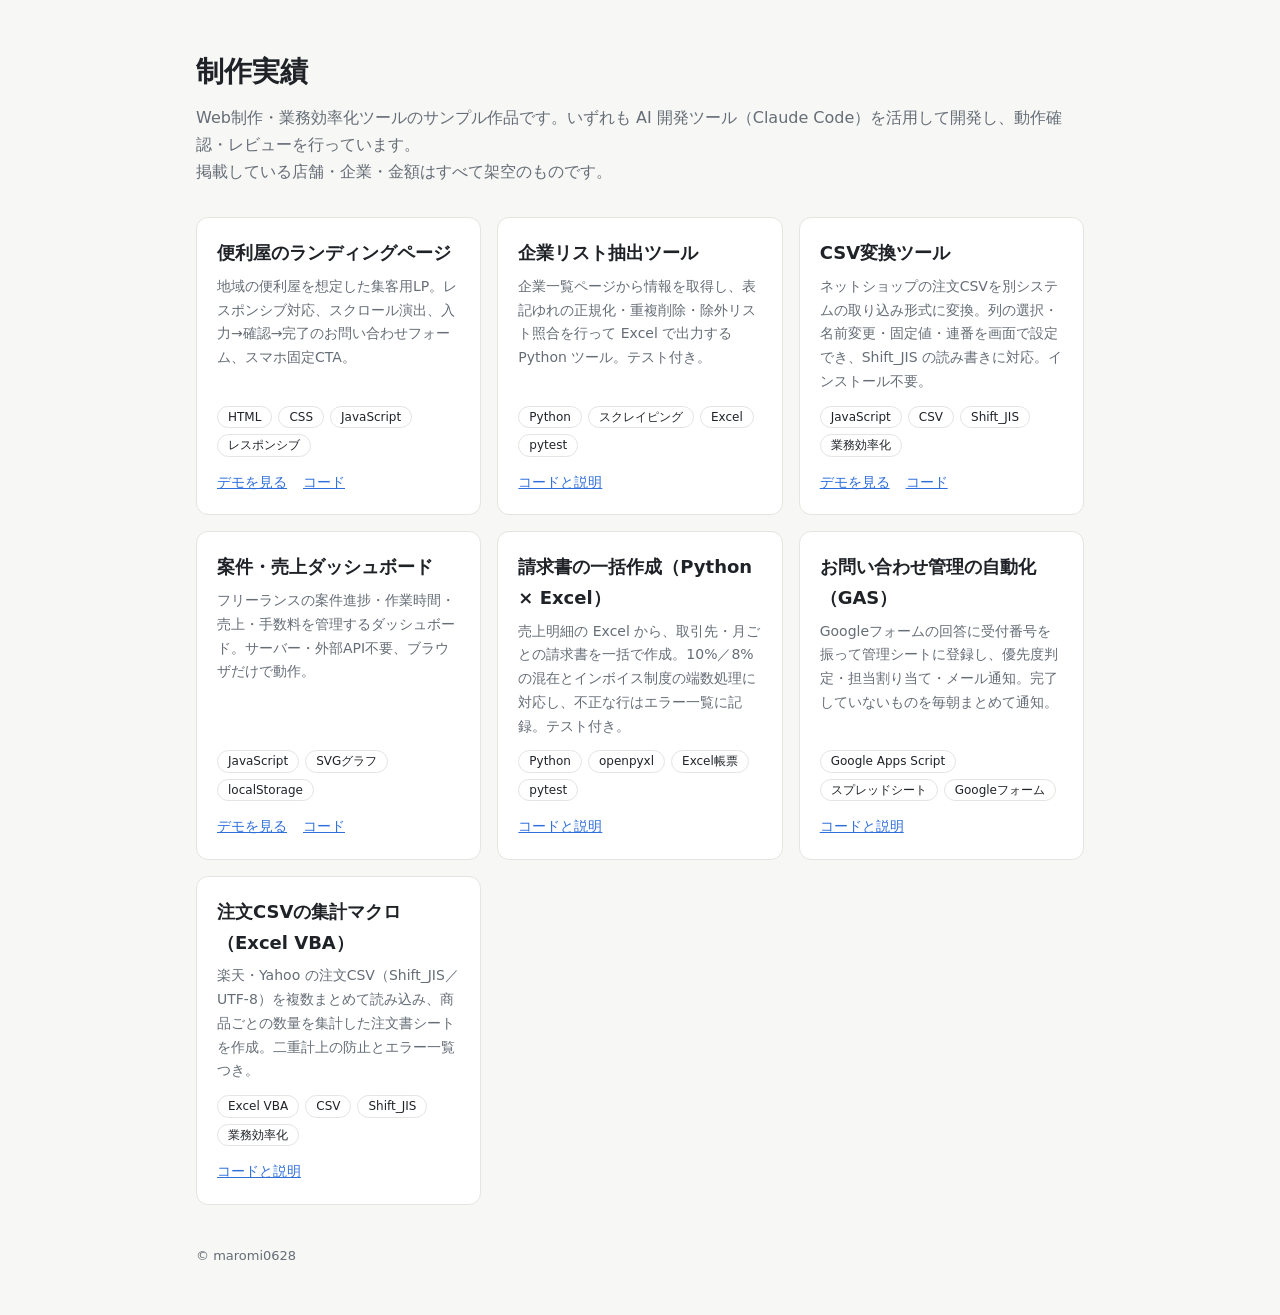
<file: index.html>
<!doctype html>
<html lang="ja">
<head>
<meta charset="utf-8">
<meta name="viewport" content="width=device-width, initial-scale=1">
<title>制作実績 | Portfolio</title>
<meta name="description" content="Web制作・業務効率化ツールの制作実績（Claude Code を活用して開発）">
<style>
  :root { --bg: #f7f7f5; --surface: #fff; --text: #1f2328; --muted: #656d76; --line: #e4e4e0; --accent: #2f6fdb; }
  @media (prefers-color-scheme: dark) { :root { --bg: #111418; --surface: #1a1f26; --text: #e6e9ee; --muted: #9aa3ad; --line: #2b313a; --accent: #6a9cf0; } }
  * { box-sizing: border-box; }
  body { margin: 0; background: var(--bg); color: var(--text); font-family: system-ui, -apple-system, "Hiragino Sans", "Noto Sans JP", sans-serif; line-height: 1.7; }
  .wrap { max-width: 920px; margin: 0 auto; padding: 48px 16px; }
  h1 { font-size: 28px; margin: 0 0 8px; }
  .intro { color: var(--muted); margin: 0 0 32px; }
  .grid { display: grid; grid-template-columns: repeat(auto-fit, minmax(260px, 1fr)); gap: 16px; }
  .card { background: var(--surface); border: 1px solid var(--line); border-radius: 12px; padding: 20px; display: flex; flex-direction: column; }
  .card h2 { font-size: 18px; margin: 0 0 6px; }
  .card p { color: var(--muted); font-size: 14px; margin: 0 0 12px; flex: 1; }
  .tags { display: flex; flex-wrap: wrap; gap: 6px; margin-bottom: 14px; }
  .tags span { font-size: 12px; border: 1px solid var(--line); border-radius: 999px; padding: 0 10px; }
  .links { display: flex; gap: 16px; font-size: 14px; }
  .links a { color: var(--accent); }
  footer { color: var(--muted); font-size: 13px; margin-top: 40px; }
</style>
</head>
<body>
<div class="wrap">
  <h1>制作実績</h1>
  <p class="intro">Web制作・業務効率化ツールのサンプル作品です。いずれも AI 開発ツール（Claude Code）を活用して開発し、動作確認・レビューを行っています。<br>掲載している店舗・企業・金額はすべて架空のものです。</p>

  <div class="grid">
    <article class="card">
      <h2>便利屋のランディングページ</h2>
      <p>地域の便利屋を想定した集客用LP。レスポンシブ対応、スクロール演出、入力→確認→完了のお問い合わせフォーム、スマホ固定CTA。</p>
      <div class="tags"><span>HTML</span><span>CSS</span><span>JavaScript</span><span>レスポンシブ</span></div>
      <div class="links"><a href="lp-benriya/">デモを見る</a><a href="https://github.com/maromi0628/Portfolio/tree/main/lp-benriya">コード</a></div>
    </article>
    <article class="card">
      <h2>企業リスト抽出ツール</h2>
      <p>企業一覧ページから情報を取得し、表記ゆれの正規化・重複削除・除外リスト照合を行って Excel で出力する Python ツール。テスト付き。</p>
      <div class="tags"><span>Python</span><span>スクレイピング</span><span>Excel</span><span>pytest</span></div>
      <div class="links"><a href="https://github.com/maromi0628/Portfolio/tree/main/list-extractor">コードと説明</a></div>
    </article>
    <article class="card">
      <h2>CSV変換ツール</h2>
      <p>ネットショップの注文CSVを別システムの取り込み形式に変換。列の選択・名前変更・固定値・連番を画面で設定でき、Shift_JIS の読み書きに対応。インストール不要。</p>
      <div class="tags"><span>JavaScript</span><span>CSV</span><span>Shift_JIS</span><span>業務効率化</span></div>
      <div class="links"><a href="csv-tool/">デモを見る</a><a href="https://github.com/maromi0628/Portfolio/tree/main/csv-tool">コード</a></div>
    </article>
    <article class="card">
      <h2>案件・売上ダッシュボード</h2>
      <p>フリーランスの案件進捗・作業時間・売上・手数料を管理するダッシュボード。サーバー・外部API不要、ブラウザだけで動作。</p>
      <div class="tags"><span>JavaScript</span><span>SVGグラフ</span><span>localStorage</span></div>
      <div class="links"><a href="dashboard/">デモを見る</a><a href="https://github.com/maromi0628/Portfolio/tree/main/dashboard">コード</a></div>
    </article>
    <article class="card">
      <h2>請求書の一括作成（Python × Excel）</h2>
      <p>売上明細の Excel から、取引先・月ごとの請求書を一括で作成。10%／8%の混在とインボイス制度の端数処理に対応し、不正な行はエラー一覧に記録。テスト付き。</p>
      <div class="tags"><span>Python</span><span>openpyxl</span><span>Excel帳票</span><span>pytest</span></div>
      <div class="links"><a href="https://github.com/maromi0628/Portfolio/tree/main/invoice-maker">コードと説明</a></div>
    </article>
    <article class="card">
      <h2>お問い合わせ管理の自動化（GAS）</h2>
      <p>Googleフォームの回答に受付番号を振って管理シートに登録し、優先度判定・担当割り当て・メール通知。完了していないものを毎朝まとめて通知。</p>
      <div class="tags"><span>Google Apps Script</span><span>スプレッドシート</span><span>Googleフォーム</span></div>
      <div class="links"><a href="https://github.com/maromi0628/Portfolio/tree/main/gas-form-automation">コードと説明</a></div>
    </article>
    <article class="card">
      <h2>注文CSVの集計マクロ（Excel VBA）</h2>
      <p>楽天・Yahoo の注文CSV（Shift_JIS／UTF-8）を複数まとめて読み込み、商品ごとの数量を集計した注文書シートを作成。二重計上の防止とエラー一覧つき。</p>
      <div class="tags"><span>Excel VBA</span><span>CSV</span><span>Shift_JIS</span><span>業務効率化</span></div>
      <div class="links"><a href="https://github.com/maromi0628/Portfolio/tree/main/vba-order-sheet">コードと説明</a></div>
    </article>
  </div>

  <footer>© maromi0628</footer>
</div>
</body>
</html>
</file>
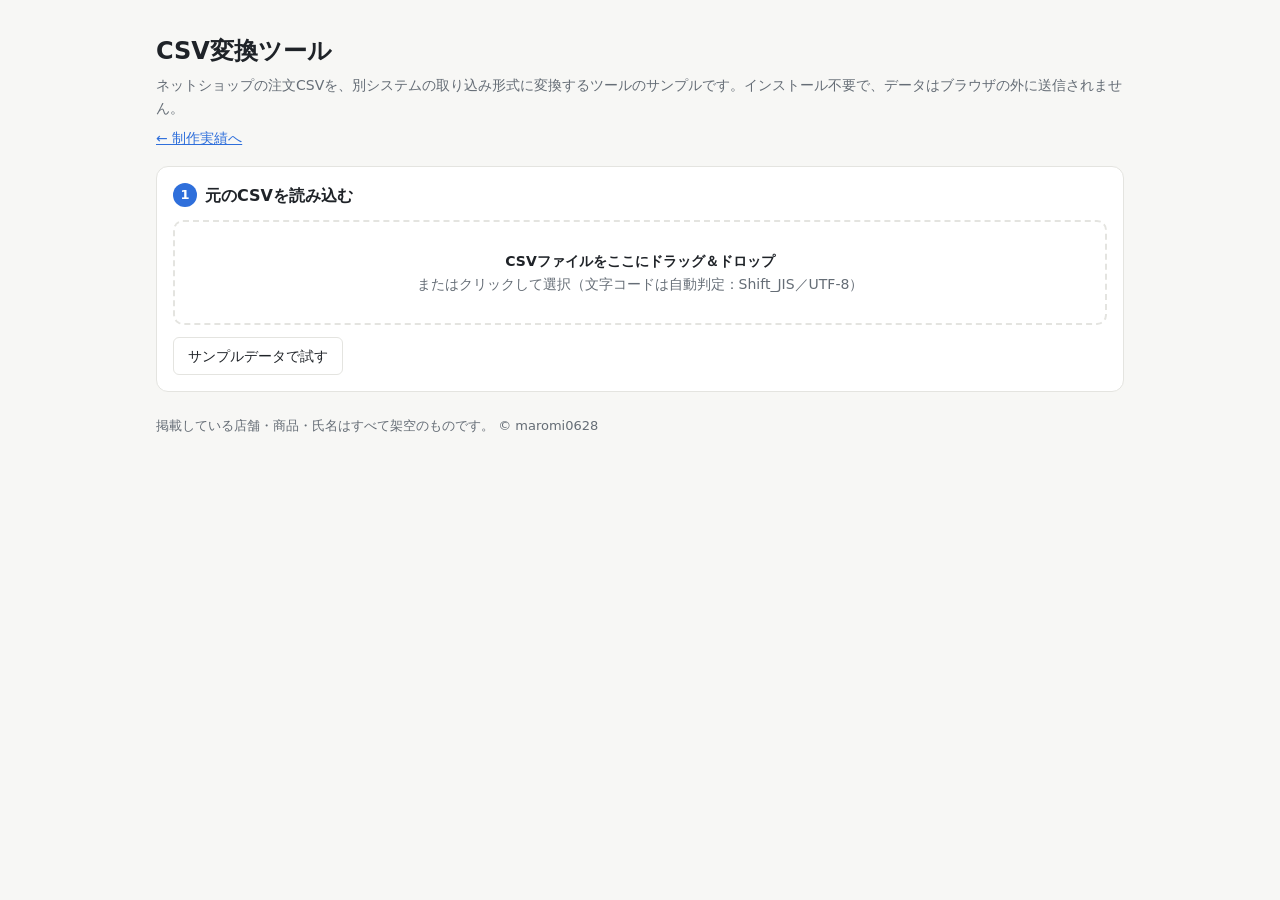
<file: csv-tool/index.html>
<!doctype html>
<html lang="ja">
<head>
<meta charset="utf-8">
<meta name="viewport" content="width=device-width, initial-scale=1">
<title>CSV変換ツール | Portfolio</title>
<meta name="description" content="CSVの列の選択・並べ替え・名前変更・固定値・連番を設定して、取り込み用CSVに変換するブラウザツール（Shift_JIS対応）">
<link rel="stylesheet" href="style.css">
</head>
<body>
<header class="top">
  <div>
    <h1>CSV変換ツール</h1>
    <p class="muted">ネットショップの注文CSVを、別システムの取り込み形式に変換するツールのサンプルです。インストール不要で、データはブラウザの外に送信されません。</p>
  </div>
  <a class="back" href="../">← 制作実績へ</a>
</header>

<main>
  <section class="card">
    <h2><span class="step">1</span>元のCSVを読み込む</h2>
    <div id="drop" class="drop" tabindex="0">
      <p><strong>CSVファイルをここにドラッグ＆ドロップ</strong><br><span class="muted">またはクリックして選択（文字コードは自動判定：Shift_JIS／UTF-8）</span></p>
      <input id="file" type="file" accept=".csv,text/csv" hidden>
    </div>
    <div class="row">
      <button id="sample" class="btn ghost" type="button">サンプルデータで試す</button>
      <span id="info" class="muted"></span>
    </div>
  </section>

  <section class="card" id="mapCard" hidden>
    <h2><span class="step">2</span>出力する列を設定する</h2>
    <p class="muted">上から順に出力されます。「元の列」「固定値」「連番」から選べます。</p>
    <div class="table-wrap">
      <table class="map">
        <thead><tr><th>#</th><th>出力する列名</th><th>種類</th><th>値</th><th></th></tr></thead>
        <tbody id="mapBody"></tbody>
      </table>
    </div>
    <div class="row">
      <button id="addCol" class="btn ghost" type="button">＋ 列を追加</button>
      <button id="preset" class="btn ghost" type="button">サンプルの変換ルールを読み込む</button>
      <button id="saveRule" class="btn ghost" type="button">ルールを保存</button>
      <button id="loadRule" class="btn ghost" type="button">保存したルールを読み込む</button>
    </div>
    <div class="opts">
      <label><input type="checkbox" id="optTrim" checked> 前後の空白を削除</label>
      <label><input type="checkbox" id="optDedup"> 同じ内容の行を1行にまとめる</label>
      <label><input type="checkbox" id="optSkipEmpty" checked> 空の行を出力しない</label>
      <label>連番の桁数 <input type="number" id="optPad" value="4" min="1" max="10"></label>
      <label>出力の文字コード
        <select id="optEnc"><option value="SJIS">Shift_JIS（Excel・業務ソフト向け）</option><option value="UTF8BOM">UTF-8（BOM付き）</option></select>
      </label>
    </div>
  </section>

  <section class="card" id="prevCard" hidden>
    <h2><span class="step">3</span>確認して保存する</h2>
    <p id="summary" class="muted"></p>
    <div id="warn" class="warn" hidden></div>
    <div class="table-wrap"><table class="prev" id="prev"></table></div>
    <div class="row">
      <button id="download" class="btn" type="button">変換してCSVを保存</button>
    </div>
  </section>
</main>

<footer class="muted">掲載している店舗・商品・氏名はすべて架空のものです。 © maromi0628</footer>

<script src="vendor/encoding.min.js"></script>
<script src="csv.js"></script>
<script src="app.js"></script>
</body>
</html>
</file>
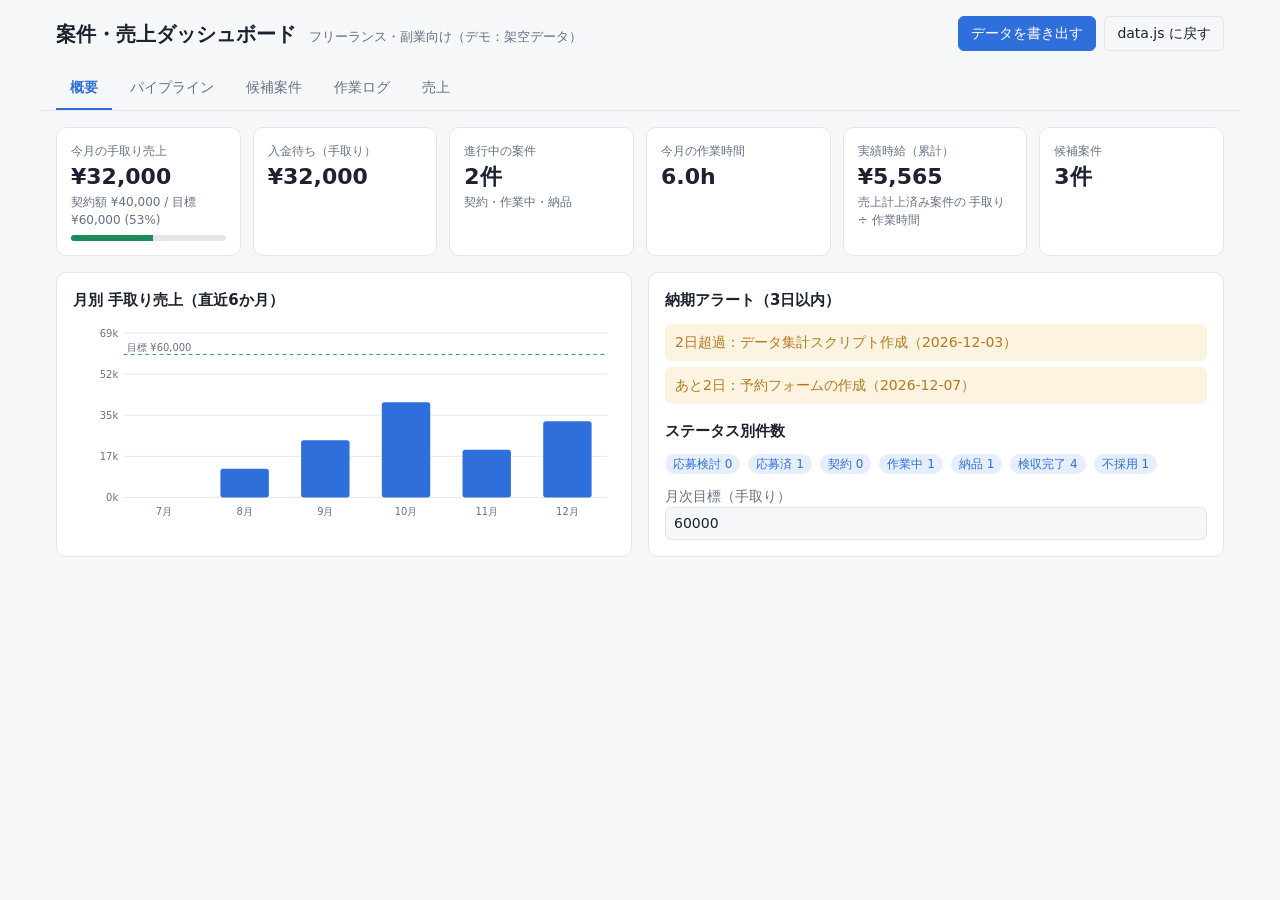
<file: dashboard/index.html>
<!doctype html>
<html lang="ja">
<head>
<meta charset="utf-8">
<meta name="viewport" content="width=device-width, initial-scale=1">
<title>案件・売上ダッシュボード（デモ）</title>
<link rel="stylesheet" href="assets/style.css">
</head>
<body>
<header class="top">
  <h1>案件・売上ダッシュボード <span class="sub">フリーランス・副業向け（デモ：架空データ）</span></h1>
  <div class="actions">
    <span id="dirty" class="badge warn" hidden>未書き出しの変更あり</span>
    <button id="export" class="btn">データを書き出す</button>
    <button id="reset" class="btn ghost">data.js に戻す</button>
  </div>
</header>
<nav class="tabs" role="tablist">
  <button data-tab="overview" class="active">概要</button>
  <button data-tab="pipeline">パイプライン</button>
  <button data-tab="candidates">候補案件</button>
  <button data-tab="worklogs">作業ログ</button>
  <button data-tab="sales">売上</button>
</nav>
<main>
  <section id="overview" class="panel active"></section>
  <section id="pipeline" class="panel"></section>
  <section id="candidates" class="panel"></section>
  <section id="worklogs" class="panel"></section>
  <section id="sales" class="panel"></section>
</main>
<script src="data/data.js"></script>
<script src="assets/app.js"></script>
</body>
</html>
</file>
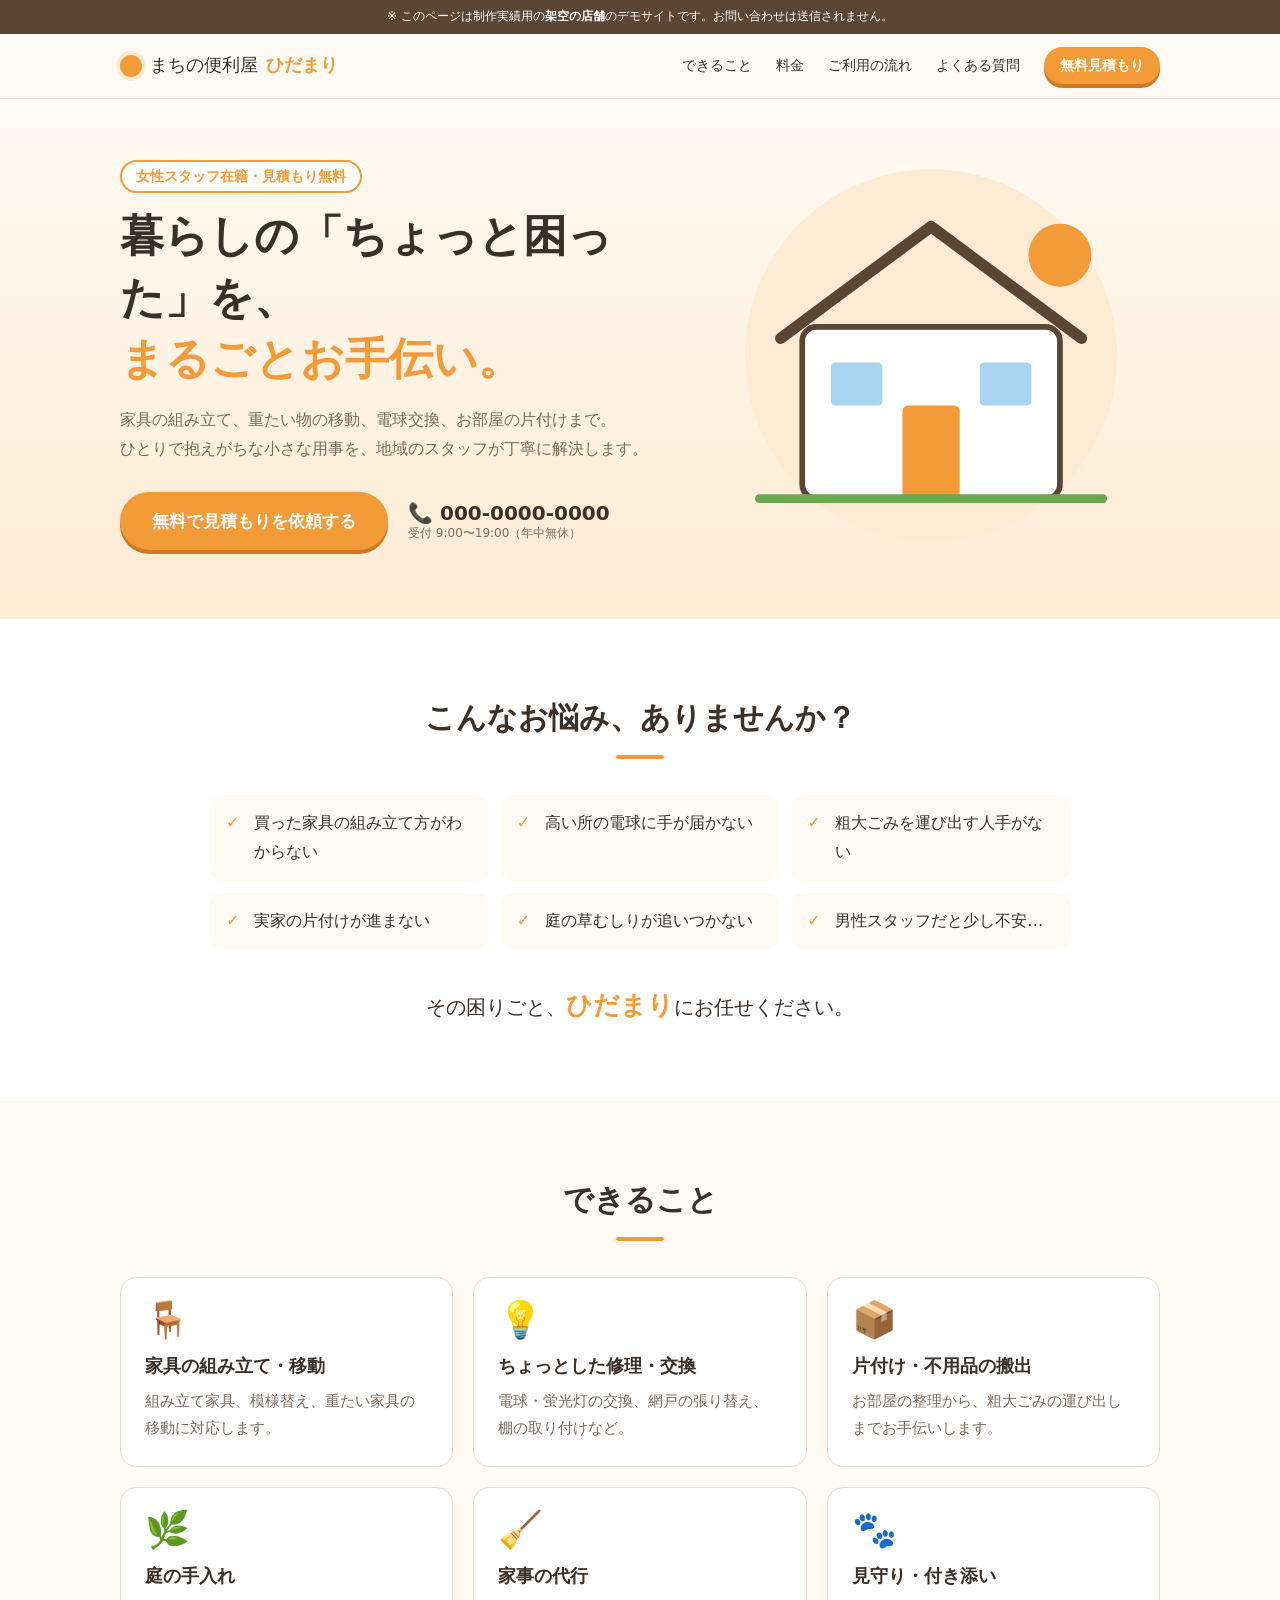
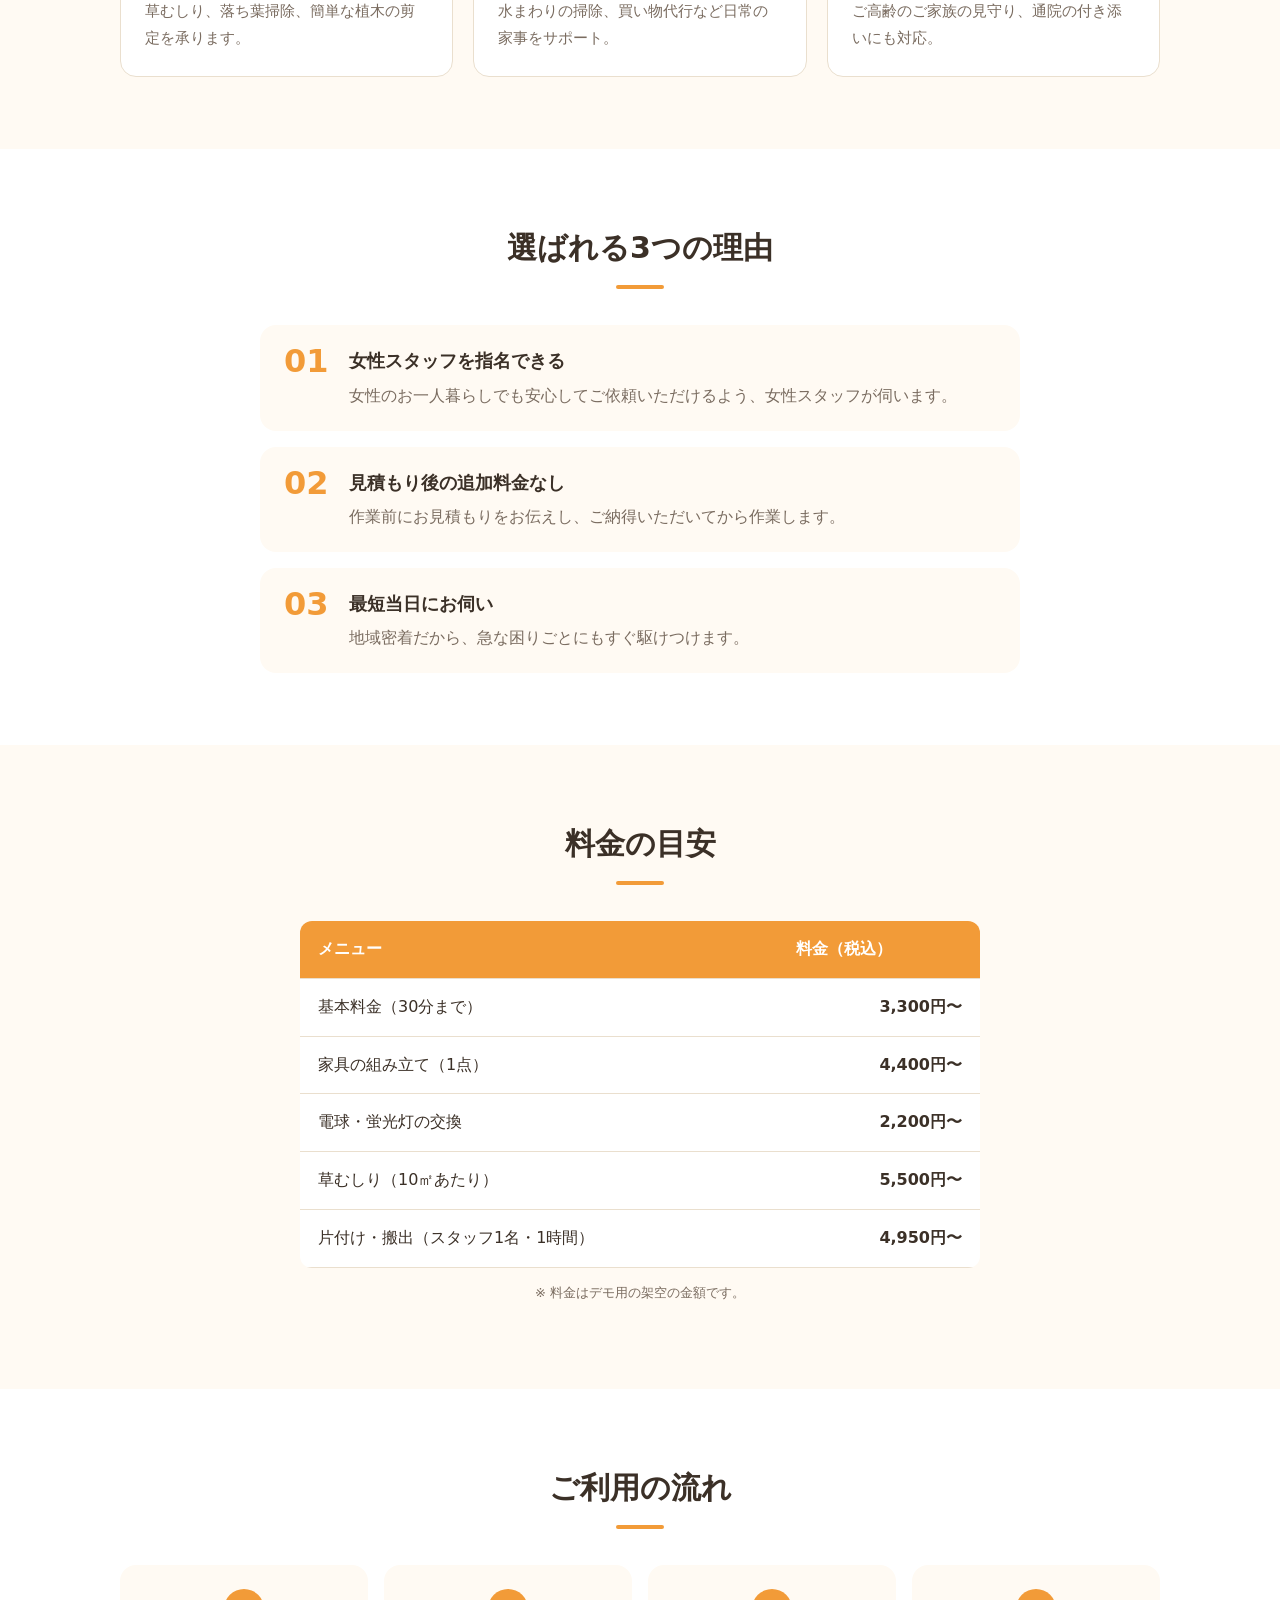
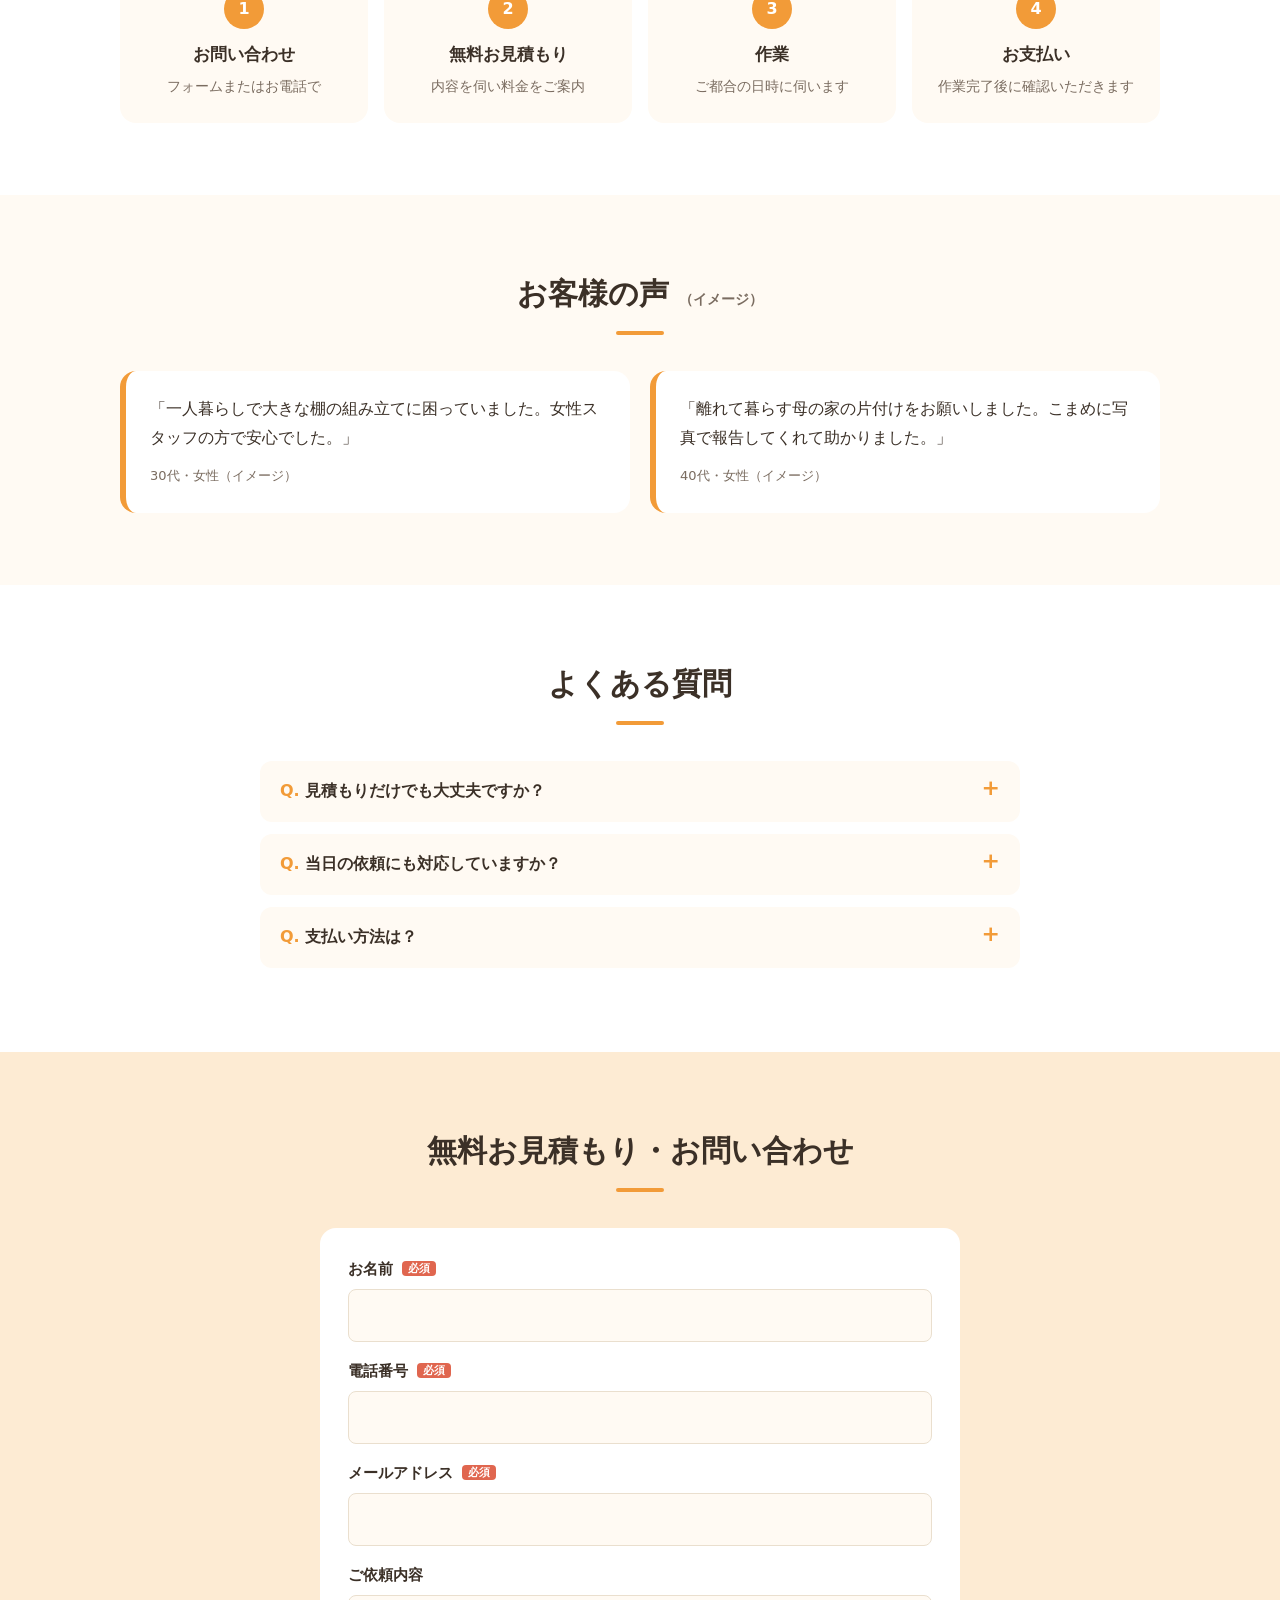
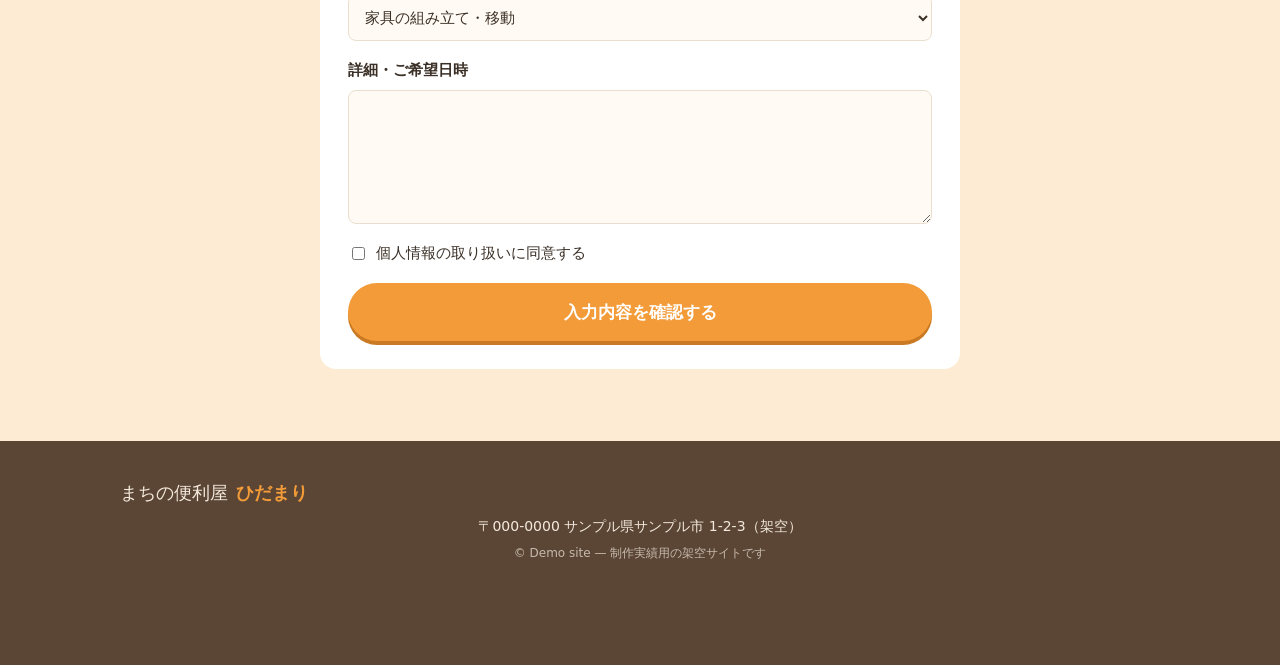
<file: lp-benriya/index.html>
<!doctype html>
<html lang="ja">
<head>
<meta charset="utf-8">
<meta name="viewport" content="width=device-width, initial-scale=1">
<title>まちの便利屋 ひだまり｜家事・片付け・ちょっとした困りごと（デモサイト）</title>
<meta name="description" content="家具の組み立て、不用品の片付け、電球交換、庭の手入れまで。女性スタッフ在籍で安心の地域密着の便利屋です。※制作実績用の架空サイトです。">
<meta property="og:title" content="まちの便利屋 ひだまり（デモサイト）">
<meta property="og:description" content="暮らしの「ちょっと困った」をまるごとお手伝い。">
<meta property="og:type" content="website">
<meta name="robots" content="noindex">
<link rel="icon" href="data:image/svg+xml,%3Csvg xmlns='http://www.w3.org/2000/svg' viewBox='0 0 32 32'%3E%3Ccircle cx='16' cy='16' r='14' fill='%23f29b38'/%3E%3C/svg%3E">
<link rel="stylesheet" href="style.css">
</head>
<body>
<div class="demo-bar">※ このページは制作実績用の<strong>架空の店舗</strong>のデモサイトです。お問い合わせは送信されません。</div>

<header class="site-header">
  <div class="wrap header-inner">
    <a href="#" class="logo"><span class="logo-mark" aria-hidden="true"></span>まちの便利屋 <b>ひだまり</b></a>
    <button class="menu-btn" aria-label="メニュー" aria-expanded="false"><span></span><span></span><span></span></button>
    <nav class="gnav">
      <a href="#service">できること</a>
      <a href="#price">料金</a>
      <a href="#flow">ご利用の流れ</a>
      <a href="#faq">よくある質問</a>
      <a href="#contact" class="btn btn-sm">無料見積もり</a>
    </nav>
  </div>
</header>

<main>
  <section class="hero">
    <div class="wrap hero-inner">
      <div class="hero-text">
        <p class="hero-badge">女性スタッフ在籍・見積もり無料</p>
        <h1>暮らしの<br class="sp">「ちょっと困った」を、<br><span class="accent">まるごとお手伝い。</span></h1>
        <p class="lead">家具の組み立て、重たい物の移動、電球交換、お部屋の片付けまで。<br class="pc">ひとりで抱えがちな小さな用事を、地域のスタッフが丁寧に解決します。</p>
        <div class="hero-cta">
          <a href="#contact" class="btn btn-lg">無料で見積もりを依頼する</a>
          <a href="tel:000-0000-0000" class="tel-link">📞 000-0000-0000<small>受付 9:00〜19:00（年中無休）</small></a>
        </div>
      </div>
      <div class="hero-visual" aria-hidden="true">
        <svg viewBox="0 0 320 280">
          <circle cx="160" cy="140" r="130" fill="var(--sun-soft)"/>
          <rect x="70" y="120" width="180" height="120" rx="10" fill="#fff" stroke="var(--brown)" stroke-width="4"/>
          <path d="M55 128 L160 50 L265 128" fill="none" stroke="var(--brown)" stroke-width="8" stroke-linecap="round" stroke-linejoin="round"/>
          <rect x="140" y="175" width="40" height="65" rx="4" fill="var(--sun)"/>
          <rect x="90" y="145" width="36" height="30" rx="3" fill="var(--sky)"/>
          <rect x="194" y="145" width="36" height="30" rx="3" fill="var(--sky)"/>
          <circle cx="250" cy="70" r="22" fill="var(--sun)"/>
          <path d="M40 240 H280" stroke="var(--green)" stroke-width="6" stroke-linecap="round"/>
        </svg>
      </div>
    </div>
  </section>

  <section class="worries">
    <div class="wrap">
      <h2 class="sec-title">こんなお悩み、ありませんか？</h2>
      <ul class="worry-list">
        <li class="reveal">買った家具の組み立て方がわからない</li>
        <li class="reveal">高い所の電球に手が届かない</li>
        <li class="reveal">粗大ごみを運び出す人手がない</li>
        <li class="reveal">実家の片付けが進まない</li>
        <li class="reveal">庭の草むしりが追いつかない</li>
        <li class="reveal">男性スタッフだと少し不安…</li>
      </ul>
      <p class="worry-answer reveal">その困りごと、<b>ひだまり</b>にお任せください。</p>
    </div>
  </section>

  <section id="service" class="service">
    <div class="wrap">
      <h2 class="sec-title">できること</h2>
      <div class="cards">
        <article class="card reveal"><div class="icon">🪑</div><h3>家具の組み立て・移動</h3><p>組み立て家具、模様替え、重たい家具の移動に対応します。</p></article>
        <article class="card reveal"><div class="icon">💡</div><h3>ちょっとした修理・交換</h3><p>電球・蛍光灯の交換、網戸の張り替え、棚の取り付けなど。</p></article>
        <article class="card reveal"><div class="icon">📦</div><h3>片付け・不用品の搬出</h3><p>お部屋の整理から、粗大ごみの運び出しまでお手伝いします。</p></article>
        <article class="card reveal"><div class="icon">🌿</div><h3>庭の手入れ</h3><p>草むしり、落ち葉掃除、簡単な植木の剪定を承ります。</p></article>
        <article class="card reveal"><div class="icon">🧹</div><h3>家事の代行</h3><p>水まわりの掃除、買い物代行など日常の家事をサポート。</p></article>
        <article class="card reveal"><div class="icon">🐾</div><h3>見守り・付き添い</h3><p>ご高齢のご家族の見守り、通院の付き添いにも対応。</p></article>
      </div>
    </div>
  </section>

  <section class="reasons">
    <div class="wrap">
      <h2 class="sec-title">選ばれる3つの理由</h2>
      <ol class="reason-list">
        <li class="reveal"><span class="num">01</span><div><h3>女性スタッフを指名できる</h3><p>女性のお一人暮らしでも安心してご依頼いただけるよう、女性スタッフが伺います。</p></div></li>
        <li class="reveal"><span class="num">02</span><div><h3>見積もり後の追加料金なし</h3><p>作業前にお見積もりをお伝えし、ご納得いただいてから作業します。</p></div></li>
        <li class="reveal"><span class="num">03</span><div><h3>最短当日にお伺い</h3><p>地域密着だから、急な困りごとにもすぐ駆けつけます。</p></div></li>
      </ol>
    </div>
  </section>

  <section id="price" class="price">
    <div class="wrap">
      <h2 class="sec-title">料金の目安</h2>
      <div class="price-table-wrap">
        <table class="price-table">
          <thead><tr><th>メニュー</th><th>料金（税込）</th></tr></thead>
          <tbody>
            <tr><td>基本料金（30分まで）</td><td>3,300円〜</td></tr>
            <tr><td>家具の組み立て（1点）</td><td>4,400円〜</td></tr>
            <tr><td>電球・蛍光灯の交換</td><td>2,200円〜</td></tr>
            <tr><td>草むしり（10㎡あたり）</td><td>5,500円〜</td></tr>
            <tr><td>片付け・搬出（スタッフ1名・1時間）</td><td>4,950円〜</td></tr>
          </tbody>
        </table>
      </div>
      <p class="note">※ 料金はデモ用の架空の金額です。</p>
    </div>
  </section>

  <section id="flow" class="flow">
    <div class="wrap">
      <h2 class="sec-title">ご利用の流れ</h2>
      <ol class="flow-list">
        <li class="reveal"><b>1</b><h3>お問い合わせ</h3><p>フォームまたはお電話で</p></li>
        <li class="reveal"><b>2</b><h3>無料お見積もり</h3><p>内容を伺い料金をご案内</p></li>
        <li class="reveal"><b>3</b><h3>作業</h3><p>ご都合の日時に伺います</p></li>
        <li class="reveal"><b>4</b><h3>お支払い</h3><p>作業完了後に確認いただきます</p></li>
      </ol>
    </div>
  </section>

  <section class="voice">
    <div class="wrap">
      <h2 class="sec-title">お客様の声 <small>（イメージ）</small></h2>
      <div class="voices">
        <blockquote class="reveal"><p>「一人暮らしで大きな棚の組み立てに困っていました。女性スタッフの方で安心でした。」</p><cite>30代・女性（イメージ）</cite></blockquote>
        <blockquote class="reveal"><p>「離れて暮らす母の家の片付けをお願いしました。こまめに写真で報告してくれて助かりました。」</p><cite>40代・女性（イメージ）</cite></blockquote>
      </div>
    </div>
  </section>

  <section id="faq" class="faq">
    <div class="wrap">
      <h2 class="sec-title">よくある質問</h2>
      <details class="reveal"><summary>見積もりだけでも大丈夫ですか？</summary><p>はい、お見積もりは無料です。ご納得いただけない場合はお断りいただいて構いません。</p></details>
      <details class="reveal"><summary>当日の依頼にも対応していますか？</summary><p>スタッフの空き状況によりますが、最短当日にお伺いします。まずはお電話ください。</p></details>
      <details class="reveal"><summary>支払い方法は？</summary><p>現金、クレジットカード、各種電子マネーに対応しています（デモ用の記載です）。</p></details>
    </div>
  </section>

  <section id="contact" class="contact">
    <div class="wrap narrow">
      <h2 class="sec-title">無料お見積もり・お問い合わせ</h2>

      <form id="contact-form" class="form" novalidate>
        <div class="step" data-step="input">
          <label>お名前 <em>必須</em><input name="name" required autocomplete="name"></label>
          <label>電話番号 <em>必須</em><input name="tel" type="tel" required autocomplete="tel" pattern="[0-9０-９\-ー]{10,13}"></label>
          <label>メールアドレス <em>必須</em><input name="email" type="email" required autocomplete="email"></label>
          <label>ご依頼内容
            <select name="category">
              <option>家具の組み立て・移動</option><option>修理・交換</option><option>片付け・不用品</option>
              <option>庭の手入れ</option><option>家事の代行</option><option>その他</option>
            </select></label>
          <label>詳細・ご希望日時<textarea name="message" rows="4"></textarea></label>
          <label class="check"><input type="checkbox" name="agree" required> 個人情報の取り扱いに同意する</label>
          <p class="form-error" role="alert" hidden></p>
          <button type="button" class="btn btn-lg" data-action="confirm">入力内容を確認する</button>
        </div>
        <div class="step" data-step="confirm" hidden>
          <p>以下の内容で送信します。</p>
          <dl class="confirm-list"></dl>
          <div class="form-actions">
            <button type="button" class="btn btn-ghost" data-action="back">修正する</button>
            <button type="submit" class="btn btn-lg">送信する</button>
          </div>
        </div>
        <div class="step" data-step="done" hidden>
          <p class="done">送信が完了しました（デモのため実際には送信されていません）。<br>担当者より1営業日以内にご連絡いたします。</p>
        </div>
      </form>
    </div>
  </section>
</main>

<footer class="site-footer">
  <div class="wrap">
    <p class="logo">まちの便利屋 <b>ひだまり</b></p>
    <p>〒000-0000 サンプル県サンプル市 1-2-3（架空）</p>
    <p class="copy">© Demo site — 制作実績用の架空サイトです</p>
  </div>
</footer>

<a href="#contact" class="sticky-cta">無料見積もり</a>
<script src="main.js"></script>
</body>
</html>
</file>
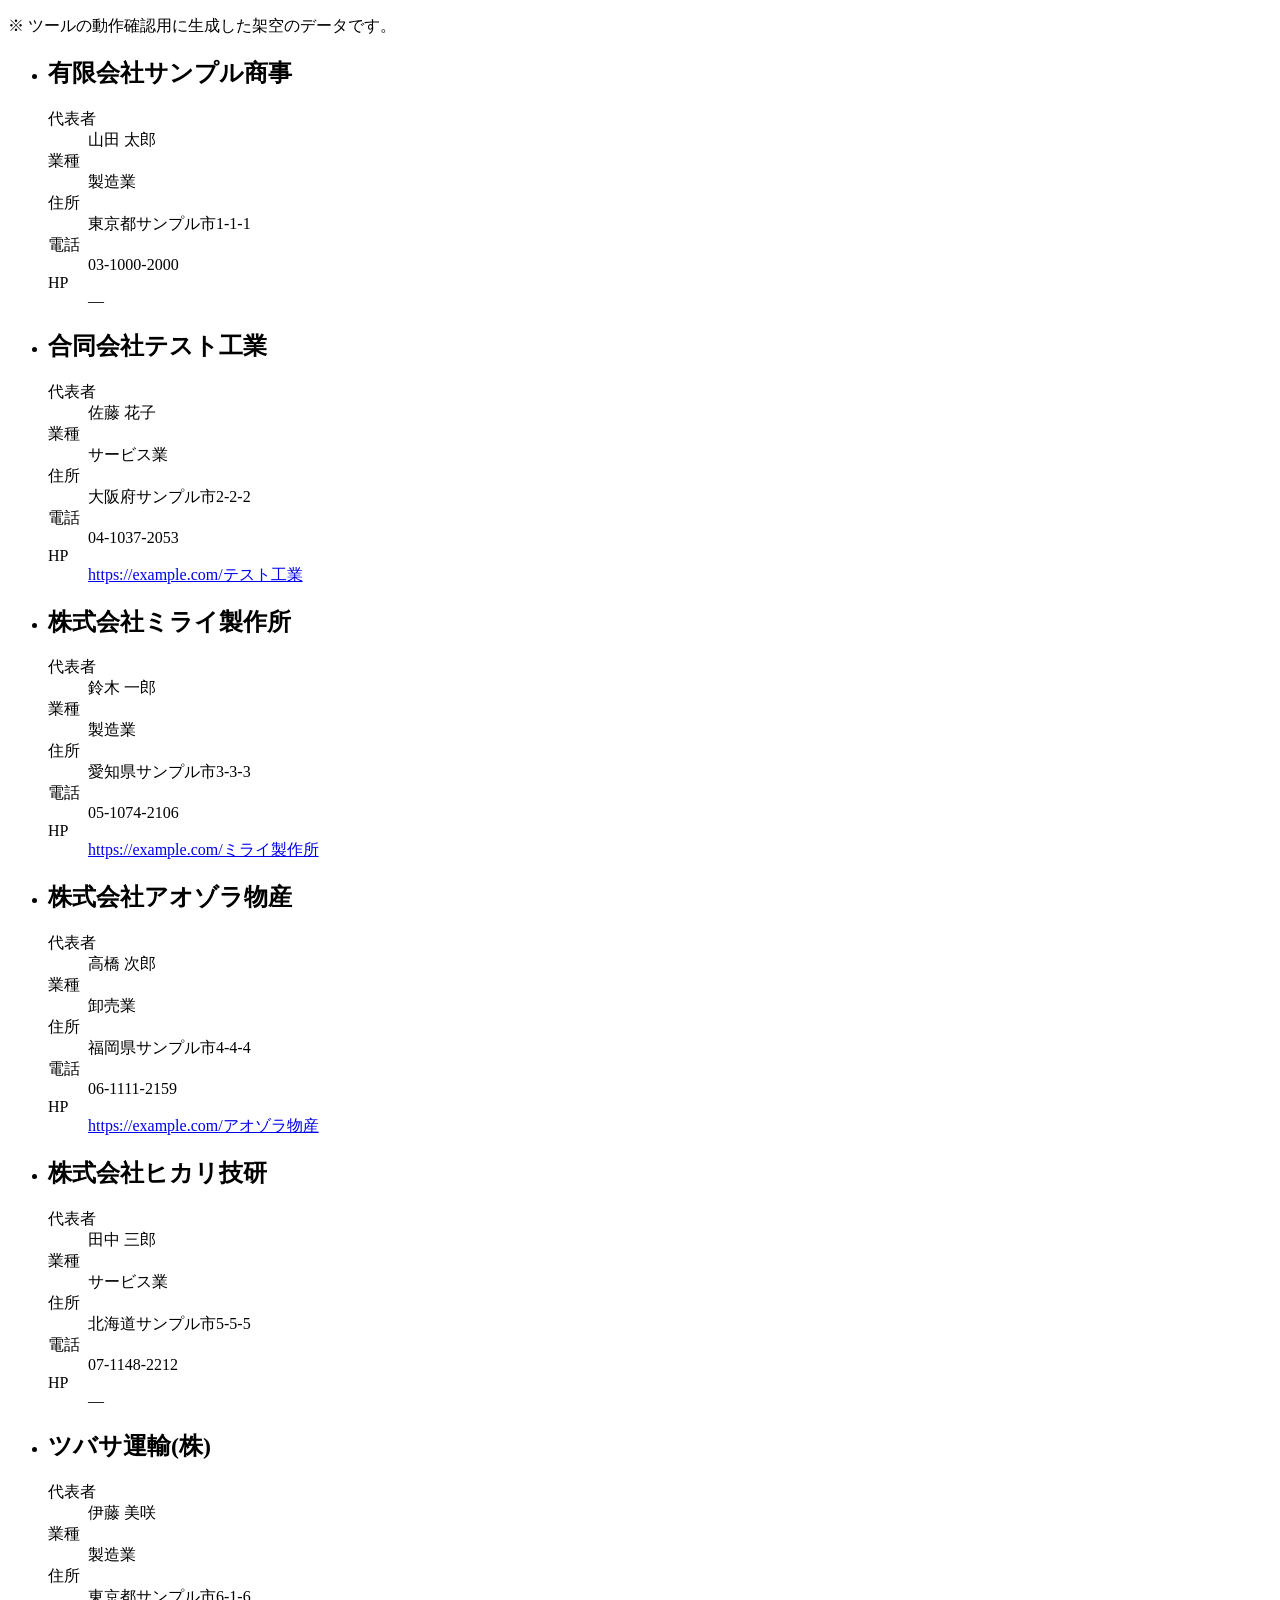
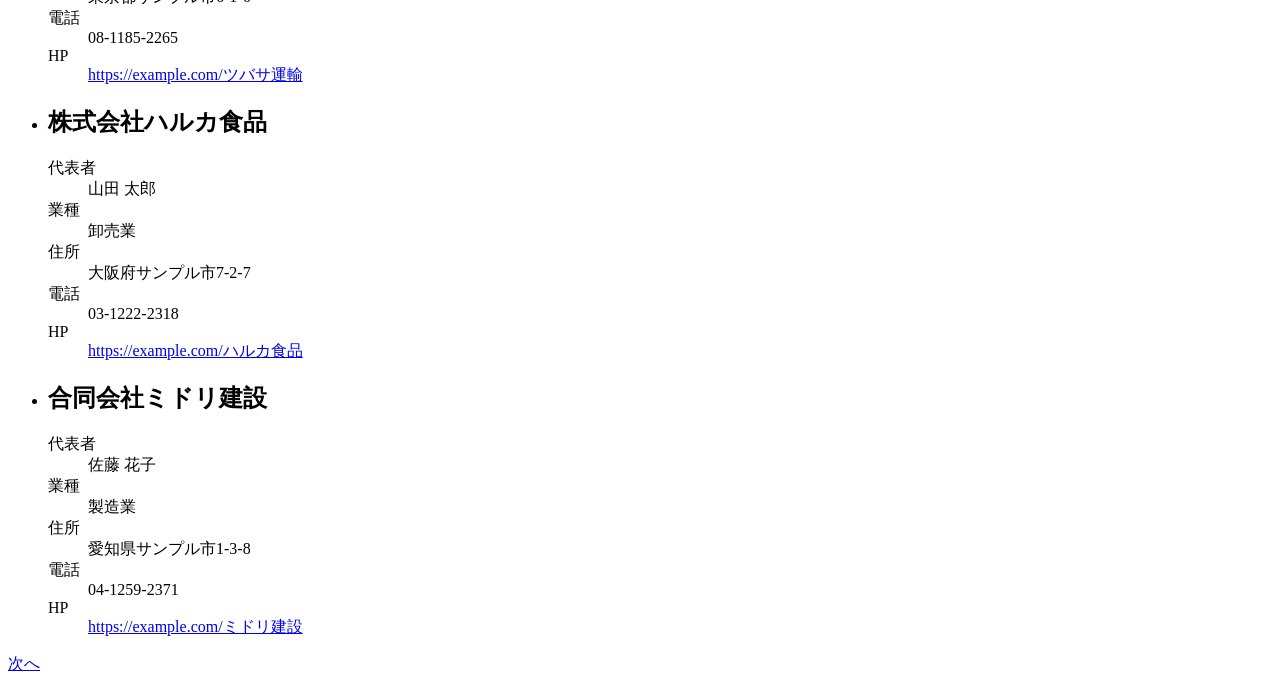
<file: list-extractor/sample/page1.html>
<!doctype html><html lang="ja"><meta charset="utf-8"><title>架空企業ディレクトリ 1</title>
<body><p>※ ツールの動作確認用に生成した架空のデータです。</p><ul class="companies">
  <li class="company">
    <h2 class="name">有限会社サンプル商事</h2>
    <dl>
      <dt>代表者</dt><dd class="rep">山田 太郎</dd>
      <dt>業種</dt><dd class="industry">製造業</dd>
      <dt>住所</dt><dd class="address">東京都サンプル市1-1-1</dd>
      <dt>電話</dt><dd class="tel">03-1000-2000</dd>
      <dt>HP</dt><dd class="url">—</dd>
    </dl>
  </li>
  <li class="company">
    <h2 class="name">合同会社テスト工業</h2>
    <dl>
      <dt>代表者</dt><dd class="rep">佐藤 花子</dd>
      <dt>業種</dt><dd class="industry">サービス業</dd>
      <dt>住所</dt><dd class="address">大阪府サンプル市2-2-2</dd>
      <dt>電話</dt><dd class="tel">04-1037-2053</dd>
      <dt>HP</dt><dd class="url"><a href="https://example.com/テスト工業">https://example.com/テスト工業</a></dd>
    </dl>
  </li>
  <li class="company">
    <h2 class="name">株式会社ミライ製作所</h2>
    <dl>
      <dt>代表者</dt><dd class="rep">鈴木 一郎</dd>
      <dt>業種</dt><dd class="industry">製造業</dd>
      <dt>住所</dt><dd class="address">愛知県サンプル市3-3-3</dd>
      <dt>電話</dt><dd class="tel">05-1074-2106</dd>
      <dt>HP</dt><dd class="url"><a href="https://example.com/ミライ製作所">https://example.com/ミライ製作所</a></dd>
    </dl>
  </li>
  <li class="company">
    <h2 class="name">株式会社アオゾラ物産</h2>
    <dl>
      <dt>代表者</dt><dd class="rep">高橋 次郎</dd>
      <dt>業種</dt><dd class="industry">卸売業</dd>
      <dt>住所</dt><dd class="address">福岡県サンプル市4-4-4</dd>
      <dt>電話</dt><dd class="tel">06-1111-2159</dd>
      <dt>HP</dt><dd class="url"><a href="https://example.com/アオゾラ物産">https://example.com/アオゾラ物産</a></dd>
    </dl>
  </li>
  <li class="company">
    <h2 class="name">株式会社ヒカリ技研</h2>
    <dl>
      <dt>代表者</dt><dd class="rep">田中 三郎</dd>
      <dt>業種</dt><dd class="industry">サービス業</dd>
      <dt>住所</dt><dd class="address">北海道サンプル市5-5-5</dd>
      <dt>電話</dt><dd class="tel">07-1148-2212</dd>
      <dt>HP</dt><dd class="url">—</dd>
    </dl>
  </li>
  <li class="company">
    <h2 class="name">ツバサ運輸(株)</h2>
    <dl>
      <dt>代表者</dt><dd class="rep">伊藤 美咲</dd>
      <dt>業種</dt><dd class="industry">製造業</dd>
      <dt>住所</dt><dd class="address">東京都サンプル市6-1-6</dd>
      <dt>電話</dt><dd class="tel">08-1185-2265</dd>
      <dt>HP</dt><dd class="url"><a href="https://example.com/ツバサ運輸">https://example.com/ツバサ運輸</a></dd>
    </dl>
  </li>
  <li class="company">
    <h2 class="name">株式会社ハルカ食品</h2>
    <dl>
      <dt>代表者</dt><dd class="rep">山田 太郎</dd>
      <dt>業種</dt><dd class="industry">卸売業</dd>
      <dt>住所</dt><dd class="address">大阪府サンプル市7-2-7</dd>
      <dt>電話</dt><dd class="tel">03-1222-2318</dd>
      <dt>HP</dt><dd class="url"><a href="https://example.com/ハルカ食品">https://example.com/ハルカ食品</a></dd>
    </dl>
  </li>
  <li class="company">
    <h2 class="name">合同会社ミドリ建設</h2>
    <dl>
      <dt>代表者</dt><dd class="rep">佐藤 花子</dd>
      <dt>業種</dt><dd class="industry">製造業</dd>
      <dt>住所</dt><dd class="address">愛知県サンプル市1-3-8</dd>
      <dt>電話</dt><dd class="tel">04-1259-2371</dd>
      <dt>HP</dt><dd class="url"><a href="https://example.com/ミドリ建設">https://example.com/ミドリ建設</a></dd>
    </dl>
  </li>
</ul><nav><a class="next" href="page2.html">次へ</a></nav></body></html>
</file>
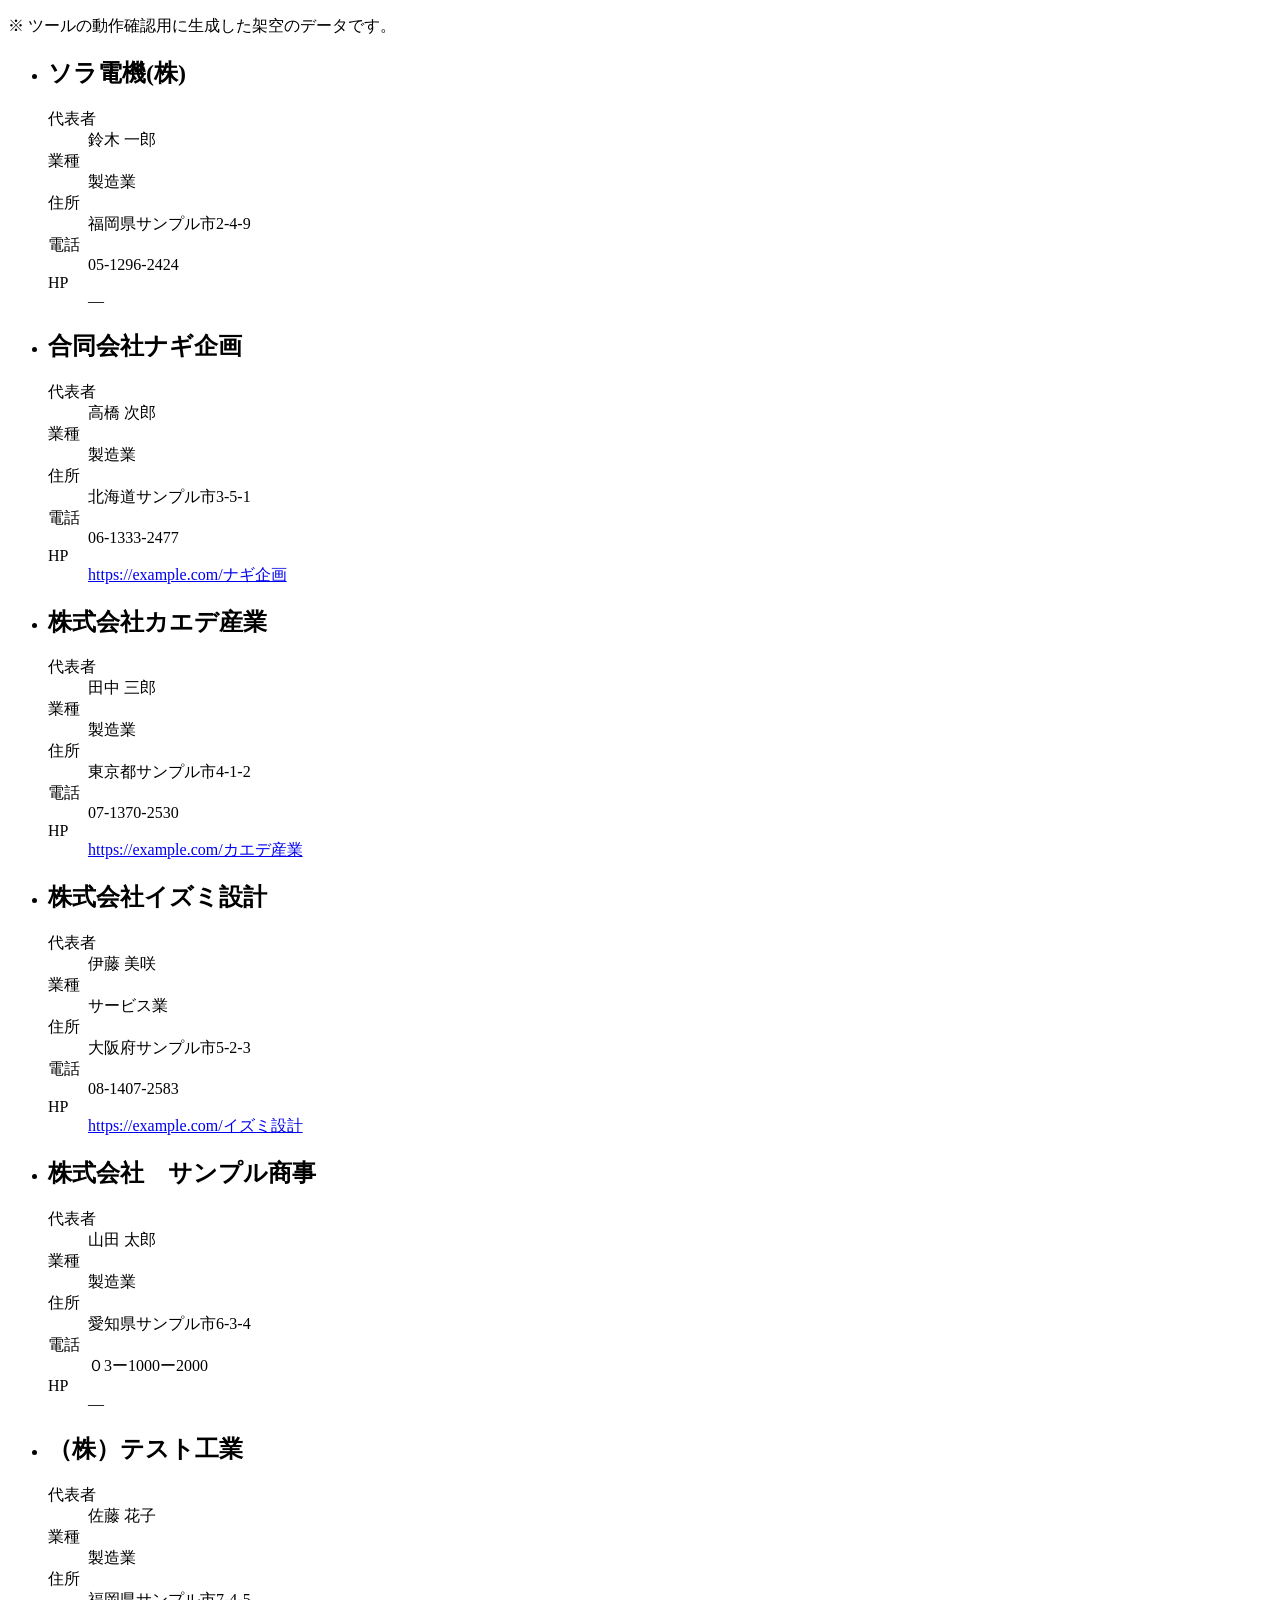
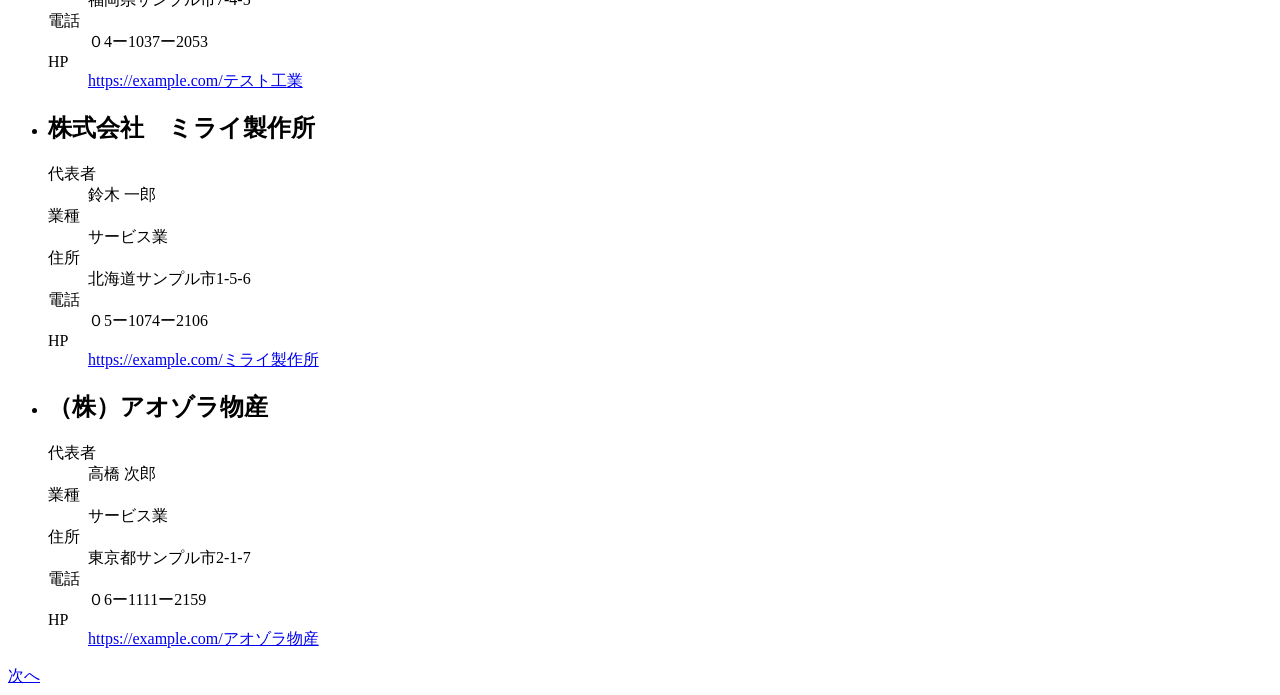
<file: list-extractor/sample/page2.html>
<!doctype html><html lang="ja"><meta charset="utf-8"><title>架空企業ディレクトリ 2</title>
<body><p>※ ツールの動作確認用に生成した架空のデータです。</p><ul class="companies">
  <li class="company">
    <h2 class="name">ソラ電機(株)</h2>
    <dl>
      <dt>代表者</dt><dd class="rep">鈴木 一郎</dd>
      <dt>業種</dt><dd class="industry">製造業</dd>
      <dt>住所</dt><dd class="address">福岡県サンプル市2-4-9</dd>
      <dt>電話</dt><dd class="tel">05-1296-2424</dd>
      <dt>HP</dt><dd class="url">—</dd>
    </dl>
  </li>
  <li class="company">
    <h2 class="name">合同会社ナギ企画</h2>
    <dl>
      <dt>代表者</dt><dd class="rep">高橋 次郎</dd>
      <dt>業種</dt><dd class="industry">製造業</dd>
      <dt>住所</dt><dd class="address">北海道サンプル市3-5-1</dd>
      <dt>電話</dt><dd class="tel">06-1333-2477</dd>
      <dt>HP</dt><dd class="url"><a href="https://example.com/ナギ企画">https://example.com/ナギ企画</a></dd>
    </dl>
  </li>
  <li class="company">
    <h2 class="name">株式会社カエデ産業</h2>
    <dl>
      <dt>代表者</dt><dd class="rep">田中 三郎</dd>
      <dt>業種</dt><dd class="industry">製造業</dd>
      <dt>住所</dt><dd class="address">東京都サンプル市4-1-2</dd>
      <dt>電話</dt><dd class="tel">07-1370-2530</dd>
      <dt>HP</dt><dd class="url"><a href="https://example.com/カエデ産業">https://example.com/カエデ産業</a></dd>
    </dl>
  </li>
  <li class="company">
    <h2 class="name">株式会社イズミ設計</h2>
    <dl>
      <dt>代表者</dt><dd class="rep">伊藤 美咲</dd>
      <dt>業種</dt><dd class="industry">サービス業</dd>
      <dt>住所</dt><dd class="address">大阪府サンプル市5-2-3</dd>
      <dt>電話</dt><dd class="tel">08-1407-2583</dd>
      <dt>HP</dt><dd class="url"><a href="https://example.com/イズミ設計">https://example.com/イズミ設計</a></dd>
    </dl>
  </li>
  <li class="company">
    <h2 class="name">株式会社　サンプル商事</h2>
    <dl>
      <dt>代表者</dt><dd class="rep">山田 太郎</dd>
      <dt>業種</dt><dd class="industry">製造業</dd>
      <dt>住所</dt><dd class="address">愛知県サンプル市6-3-4</dd>
      <dt>電話</dt><dd class="tel">０3ー1000ー2000</dd>
      <dt>HP</dt><dd class="url">—</dd>
    </dl>
  </li>
  <li class="company">
    <h2 class="name">（株）テスト工業</h2>
    <dl>
      <dt>代表者</dt><dd class="rep">佐藤 花子</dd>
      <dt>業種</dt><dd class="industry">製造業</dd>
      <dt>住所</dt><dd class="address">福岡県サンプル市7-4-5</dd>
      <dt>電話</dt><dd class="tel">０4ー1037ー2053</dd>
      <dt>HP</dt><dd class="url"><a href="https://example.com/テスト工業">https://example.com/テスト工業</a></dd>
    </dl>
  </li>
  <li class="company">
    <h2 class="name">株式会社　ミライ製作所</h2>
    <dl>
      <dt>代表者</dt><dd class="rep">鈴木 一郎</dd>
      <dt>業種</dt><dd class="industry">サービス業</dd>
      <dt>住所</dt><dd class="address">北海道サンプル市1-5-6</dd>
      <dt>電話</dt><dd class="tel">０5ー1074ー2106</dd>
      <dt>HP</dt><dd class="url"><a href="https://example.com/ミライ製作所">https://example.com/ミライ製作所</a></dd>
    </dl>
  </li>
  <li class="company">
    <h2 class="name">（株）アオゾラ物産</h2>
    <dl>
      <dt>代表者</dt><dd class="rep">高橋 次郎</dd>
      <dt>業種</dt><dd class="industry">サービス業</dd>
      <dt>住所</dt><dd class="address">東京都サンプル市2-1-7</dd>
      <dt>電話</dt><dd class="tel">０6ー1111ー2159</dd>
      <dt>HP</dt><dd class="url"><a href="https://example.com/アオゾラ物産">https://example.com/アオゾラ物産</a></dd>
    </dl>
  </li>
</ul><nav><a class="next" href="page3.html">次へ</a></nav></body></html>
</file>
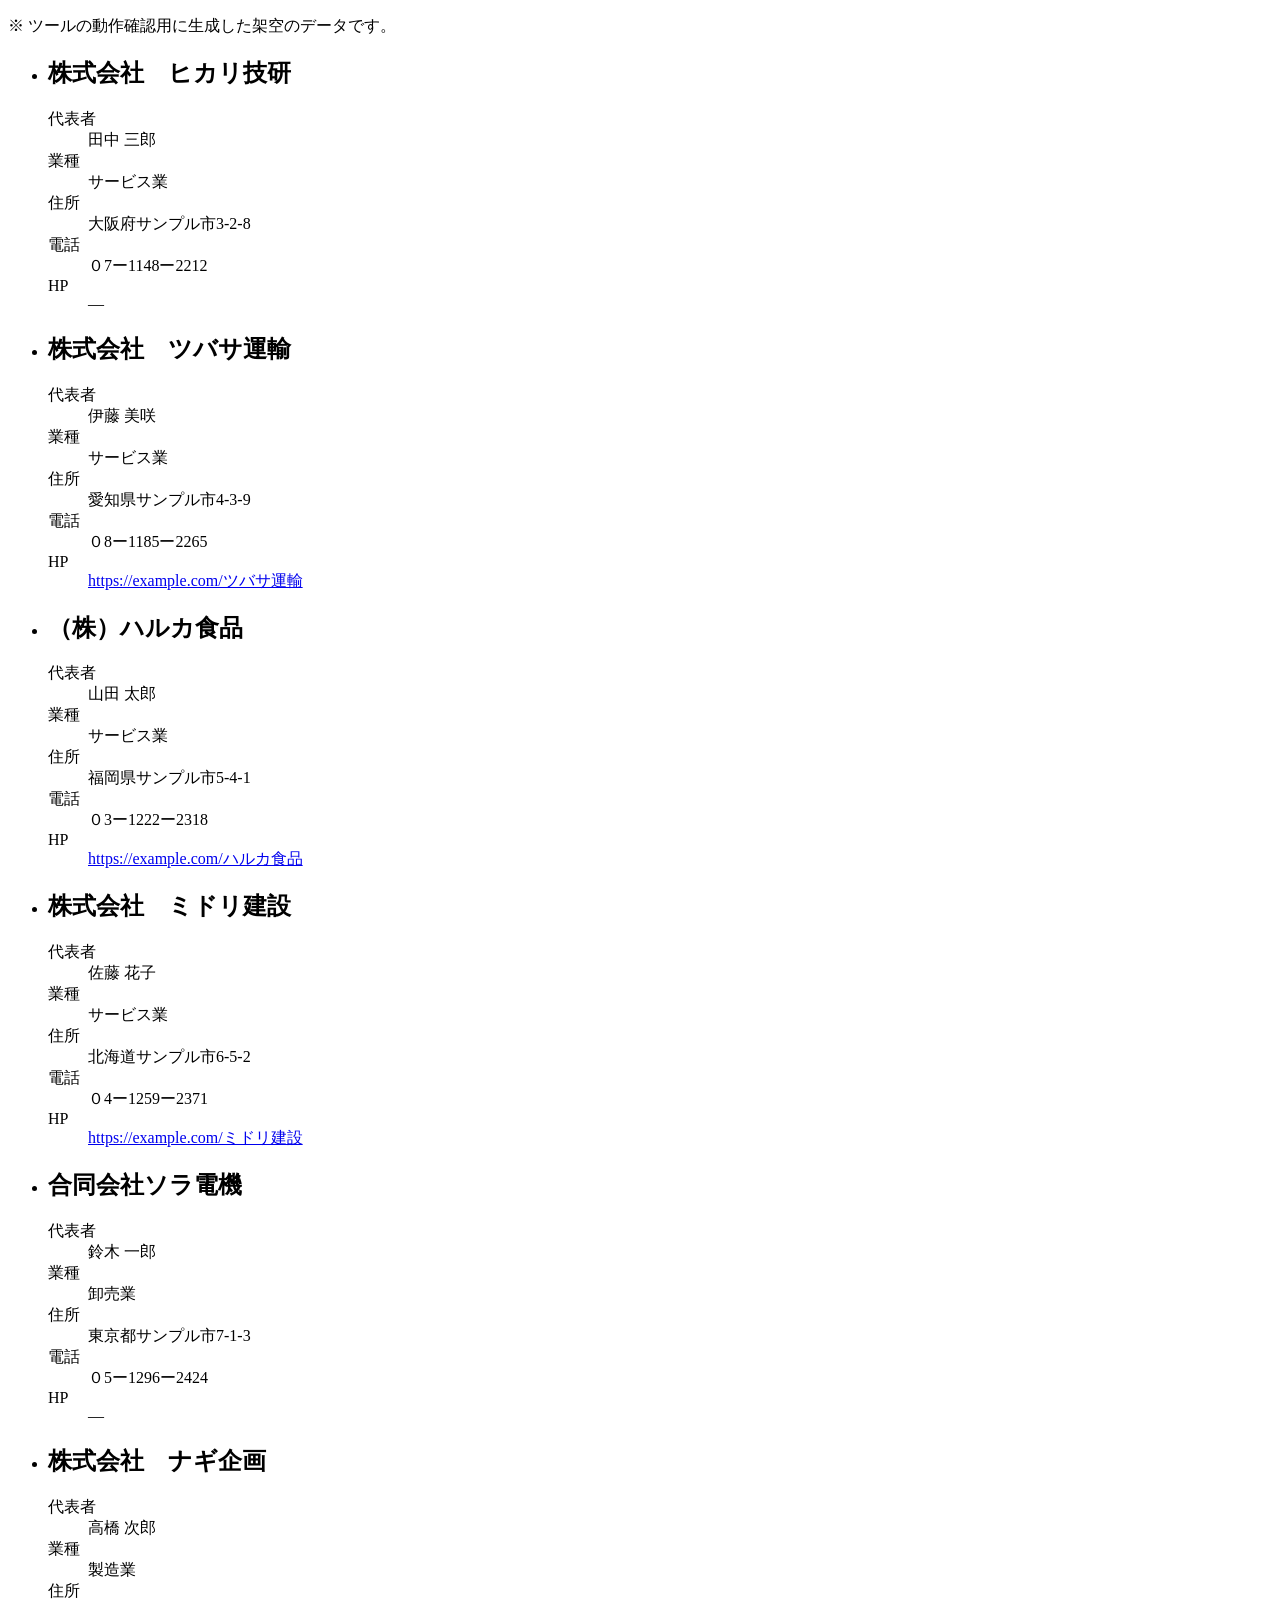
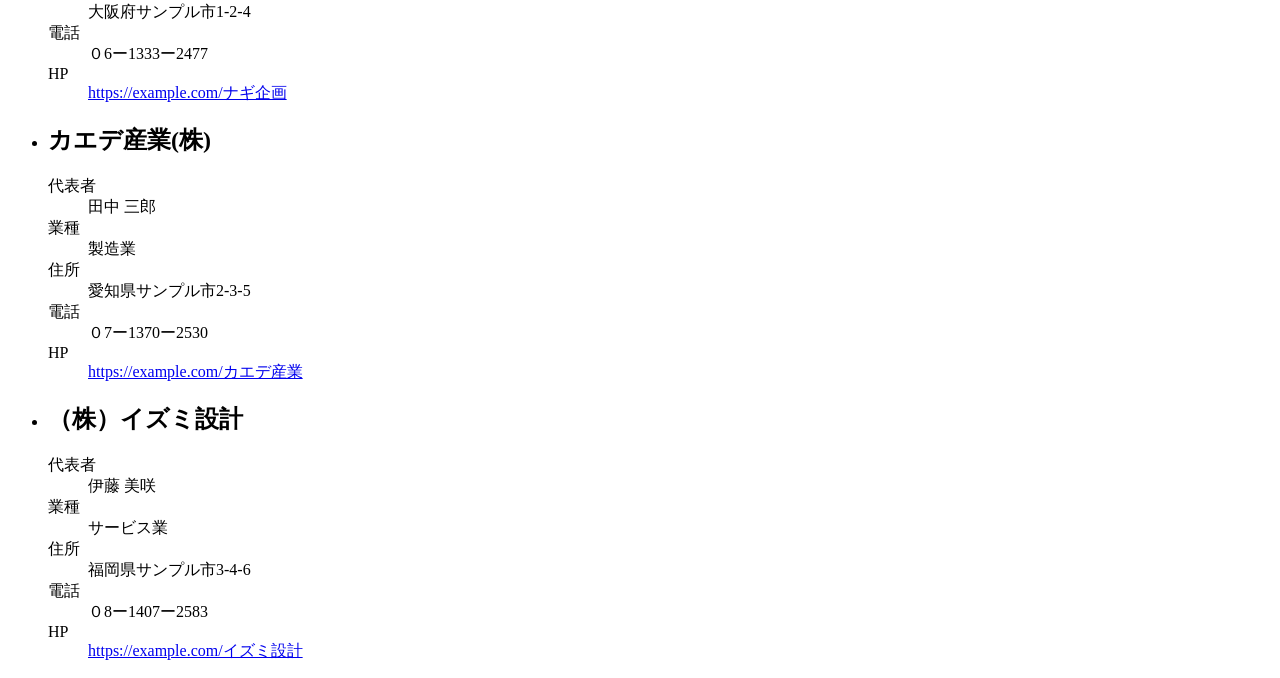
<file: list-extractor/sample/page3.html>
<!doctype html><html lang="ja"><meta charset="utf-8"><title>架空企業ディレクトリ 3</title>
<body><p>※ ツールの動作確認用に生成した架空のデータです。</p><ul class="companies">
  <li class="company">
    <h2 class="name">株式会社　ヒカリ技研</h2>
    <dl>
      <dt>代表者</dt><dd class="rep">田中 三郎</dd>
      <dt>業種</dt><dd class="industry">サービス業</dd>
      <dt>住所</dt><dd class="address">大阪府サンプル市3-2-8</dd>
      <dt>電話</dt><dd class="tel">０7ー1148ー2212</dd>
      <dt>HP</dt><dd class="url">—</dd>
    </dl>
  </li>
  <li class="company">
    <h2 class="name">株式会社　ツバサ運輸</h2>
    <dl>
      <dt>代表者</dt><dd class="rep">伊藤 美咲</dd>
      <dt>業種</dt><dd class="industry">サービス業</dd>
      <dt>住所</dt><dd class="address">愛知県サンプル市4-3-9</dd>
      <dt>電話</dt><dd class="tel">０8ー1185ー2265</dd>
      <dt>HP</dt><dd class="url"><a href="https://example.com/ツバサ運輸">https://example.com/ツバサ運輸</a></dd>
    </dl>
  </li>
  <li class="company">
    <h2 class="name">（株）ハルカ食品</h2>
    <dl>
      <dt>代表者</dt><dd class="rep">山田 太郎</dd>
      <dt>業種</dt><dd class="industry">サービス業</dd>
      <dt>住所</dt><dd class="address">福岡県サンプル市5-4-1</dd>
      <dt>電話</dt><dd class="tel">０3ー1222ー2318</dd>
      <dt>HP</dt><dd class="url"><a href="https://example.com/ハルカ食品">https://example.com/ハルカ食品</a></dd>
    </dl>
  </li>
  <li class="company">
    <h2 class="name">株式会社　ミドリ建設</h2>
    <dl>
      <dt>代表者</dt><dd class="rep">佐藤 花子</dd>
      <dt>業種</dt><dd class="industry">サービス業</dd>
      <dt>住所</dt><dd class="address">北海道サンプル市6-5-2</dd>
      <dt>電話</dt><dd class="tel">０4ー1259ー2371</dd>
      <dt>HP</dt><dd class="url"><a href="https://example.com/ミドリ建設">https://example.com/ミドリ建設</a></dd>
    </dl>
  </li>
  <li class="company">
    <h2 class="name">合同会社ソラ電機</h2>
    <dl>
      <dt>代表者</dt><dd class="rep">鈴木 一郎</dd>
      <dt>業種</dt><dd class="industry">卸売業</dd>
      <dt>住所</dt><dd class="address">東京都サンプル市7-1-3</dd>
      <dt>電話</dt><dd class="tel">０5ー1296ー2424</dd>
      <dt>HP</dt><dd class="url">—</dd>
    </dl>
  </li>
  <li class="company">
    <h2 class="name">株式会社　ナギ企画</h2>
    <dl>
      <dt>代表者</dt><dd class="rep">高橋 次郎</dd>
      <dt>業種</dt><dd class="industry">製造業</dd>
      <dt>住所</dt><dd class="address">大阪府サンプル市1-2-4</dd>
      <dt>電話</dt><dd class="tel">０6ー1333ー2477</dd>
      <dt>HP</dt><dd class="url"><a href="https://example.com/ナギ企画">https://example.com/ナギ企画</a></dd>
    </dl>
  </li>
  <li class="company">
    <h2 class="name">カエデ産業(株)</h2>
    <dl>
      <dt>代表者</dt><dd class="rep">田中 三郎</dd>
      <dt>業種</dt><dd class="industry">製造業</dd>
      <dt>住所</dt><dd class="address">愛知県サンプル市2-3-5</dd>
      <dt>電話</dt><dd class="tel">０7ー1370ー2530</dd>
      <dt>HP</dt><dd class="url"><a href="https://example.com/カエデ産業">https://example.com/カエデ産業</a></dd>
    </dl>
  </li>
  <li class="company">
    <h2 class="name">（株）イズミ設計</h2>
    <dl>
      <dt>代表者</dt><dd class="rep">伊藤 美咲</dd>
      <dt>業種</dt><dd class="industry">サービス業</dd>
      <dt>住所</dt><dd class="address">福岡県サンプル市3-4-6</dd>
      <dt>電話</dt><dd class="tel">０8ー1407ー2583</dd>
      <dt>HP</dt><dd class="url"><a href="https://example.com/イズミ設計">https://example.com/イズミ設計</a></dd>
    </dl>
  </li>
</ul><nav></nav></body></html>
</file>
<file: csv-tool/style.css>
:root { --bg: #f7f7f5; --surface: #fff; --text: #1f2328; --muted: #656d76; --line: #e4e4e0; --accent: #2f6fdb; --accent-soft: #e6eefc; --warn: #9a6700; --warn-soft: #fff4d6; }
@media (prefers-color-scheme: dark) { :root { --bg: #111418; --surface: #1a1f26; --text: #e6e9ee; --muted: #9aa3ad; --line: #2b313a; --accent: #6a9cf0; --accent-soft: #1f2d45; --warn: #e0a84a; --warn-soft: #3a2f1c; } }
* { box-sizing: border-box; }
body { margin: 0; background: var(--bg); color: var(--text); font-family: system-ui, -apple-system, "Hiragino Sans", "Noto Sans JP", sans-serif; line-height: 1.6; font-size: 14px; }
.top, main, footer { max-width: 1000px; margin: 0 auto; padding: 0 16px; }
.top { display: flex; flex-wrap: wrap; justify-content: space-between; gap: 8px 16px; align-items: flex-start; padding-top: 32px; padding-bottom: 16px; }
h1 { font-size: 24px; margin: 0 0 4px; }
h1 + p { margin: 0; }
h2 { font-size: 16px; margin: 0 0 12px; display: flex; align-items: center; gap: 8px; }
.step { display: inline-grid; place-items: center; width: 24px; height: 24px; border-radius: 50%; background: var(--accent); color: #fff; font-size: 13px; }
.back { color: var(--accent); white-space: nowrap; }
.muted { color: var(--muted); }
.card { background: var(--surface); border: 1px solid var(--line); border-radius: 12px; padding: 16px; margin-bottom: 16px; }
.drop { border: 2px dashed var(--line); border-radius: 10px; padding: 28px 16px; text-align: center; cursor: pointer; }
.drop p { margin: 0; }
.drop.over, .drop:focus { border-color: var(--accent); background: var(--accent-soft); outline: none; }
.row { display: flex; flex-wrap: wrap; gap: 8px; align-items: center; margin-top: 12px; }
.opts { display: flex; flex-wrap: wrap; gap: 8px 20px; margin-top: 12px; }
.opts label { display: flex; flex-wrap: wrap; align-items: center; gap: 6px; }
.opts input[type=number] { width: 4.5em; }
.btn { background: var(--accent); color: #fff; border: 1px solid var(--accent); border-radius: 6px; padding: 7px 14px; font: inherit; cursor: pointer; }
.btn.ghost { background: transparent; color: var(--text); border-color: var(--line); }
.btn.small { padding: 2px 8px; font-size: 12px; }
.btn:disabled { opacity: .4; cursor: default; }
input, select { font: inherit; color: var(--text); background: var(--bg); border: 1px solid var(--line); border-radius: 6px; padding: 4px 8px; }
.table-wrap { overflow-x: auto; }
table { border-collapse: collapse; width: 100%; }
th, td { text-align: left; padding: 6px 8px; border-bottom: 1px solid var(--line); white-space: nowrap; }
th { color: var(--muted); font-size: 12px; font-weight: 600; }
td.num { color: var(--muted); font-variant-numeric: tabular-nums; }
.map td input, .map td select { width: 100%; min-width: 9em; }
.mini { display: flex; gap: 4px; }
.prev td { font-variant-numeric: tabular-nums; }
.warn { background: var(--warn-soft); color: var(--warn); border-radius: 6px; padding: 8px 10px; margin-bottom: 8px; }
[hidden] { display: none !important; }
footer { padding-top: 8px; padding-bottom: 32px; font-size: 13px; }
</file>
<file: dashboard/assets/style.css>
:root {
  --bg: #f6f7f9;
  --surface: #ffffff;
  --text: #1c2230;
  --muted: #667085;
  --border: #e3e6eb;
  --accent: #2f6fdb;
  --accent-soft: #e6eefc;
  --good: #1f8a5b;
  --warn: #b7791f;
  --warn-soft: #fdf3e1;
  --bad: #c2413a;
  --bar: #2f6fdb;
  --bar-2: #9db8ea;
}
@media (prefers-color-scheme: dark) {
  :root {
    --bg: #12151b;
    --surface: #1b2029;
    --text: #e6e9ef;
    --muted: #97a0b0;
    --border: #2c333f;
    --accent: #6a9cf0;
    --accent-soft: #1f2d45;
    --good: #4cc38a;
    --warn: #e0a84a;
    --warn-soft: #3a2f1c;
    --bad: #ef7a73;
    --bar: #6a9cf0;
    --bar-2: #3b537d;
  }
}
* { box-sizing: border-box; }
body {
  margin: 0;
  background: var(--bg);
  color: var(--text);
  font-family: system-ui, -apple-system, "Hiragino Sans", "Noto Sans JP", sans-serif;
  font-size: 14px;
  line-height: 1.5;
}
.top {
  display: flex; flex-wrap: wrap; gap: 8px 16px;
  align-items: center; justify-content: space-between;
  padding: 16px; max-width: 1200px; margin: 0 auto;
}
h1 { font-size: 20px; margin: 0; }
h1 .sub { font-size: 13px; color: var(--muted); font-weight: 400; margin-left: 6px; }
h2 { font-size: 15px; margin: 0 0 12px; }
.actions { display: flex; gap: 8px; align-items: center; flex-wrap: wrap; }
.tabs {
  display: flex; gap: 4px; overflow-x: auto;
  max-width: 1200px; margin: 0 auto; padding: 0 16px;
  border-bottom: 1px solid var(--border);
}
.tabs button {
  background: none; border: none; color: var(--muted);
  padding: 10px 14px; font: inherit; cursor: pointer;
  border-bottom: 2px solid transparent; white-space: nowrap;
}
.tabs button.active { color: var(--accent); border-bottom-color: var(--accent); font-weight: 600; }
main { max-width: 1200px; margin: 0 auto; padding: 16px; }
.panel { display: none; }
.panel.active { display: block; }

.card {
  background: var(--surface); border: 1px solid var(--border);
  border-radius: 10px; padding: 16px; margin-bottom: 16px;
}
.kpis { display: grid; grid-template-columns: repeat(auto-fit, minmax(160px, 1fr)); gap: 12px; margin-bottom: 16px; }
.kpi { background: var(--surface); border: 1px solid var(--border); border-radius: 10px; padding: 14px; }
.kpi .label { color: var(--muted); font-size: 12px; }
.kpi .value { font-size: 22px; font-weight: 700; font-variant-numeric: tabular-nums; }
.kpi .note { color: var(--muted); font-size: 12px; }
.progress { height: 6px; background: var(--border); border-radius: 3px; margin-top: 6px; overflow: hidden; }
.progress > div { height: 100%; background: var(--good); }

.grid2 { display: grid; grid-template-columns: 1fr 1fr; gap: 16px; }
@media (max-width: 800px) { .grid2 { grid-template-columns: 1fr; } }

.table-wrap { overflow-x: auto; }
table { width: 100%; border-collapse: collapse; font-variant-numeric: tabular-nums; }
th, td { text-align: left; padding: 8px; border-bottom: 1px solid var(--border); vertical-align: top; }
th { color: var(--muted); font-weight: 600; font-size: 12px; white-space: nowrap; }
th.sortable { cursor: pointer; }
td.num, th.num { text-align: right; white-space: nowrap; }
tr:last-child td { border-bottom: none; }

.btn {
  background: var(--accent); color: #fff; border: 1px solid var(--accent);
  border-radius: 6px; padding: 6px 12px; font: inherit; cursor: pointer;
}
.btn.ghost { background: transparent; color: var(--text); border-color: var(--border); }
.btn.small { padding: 2px 8px; font-size: 12px; }
.btn.danger { background: transparent; color: var(--bad); border-color: var(--border); }

.badge { display: inline-block; padding: 1px 8px; border-radius: 10px; font-size: 12px; background: var(--accent-soft); color: var(--accent); white-space: nowrap; }
.badge.warn { background: var(--warn-soft); color: var(--warn); }
.badge.good { color: var(--good); background: transparent; border: 1px solid var(--good); }
.badge.bad { color: var(--bad); background: transparent; border: 1px solid var(--bad); }
.muted { color: var(--muted); }
.empty { color: var(--muted); padding: 16px 0; text-align: center; }

form.inline { display: grid; grid-template-columns: repeat(auto-fit, minmax(150px, 1fr)); gap: 8px; align-items: end; }
form.inline label { display: flex; flex-direction: column; font-size: 12px; color: var(--muted); gap: 2px; }
input, select, textarea {
  font: inherit; color: var(--text); background: var(--bg);
  border: 1px solid var(--border); border-radius: 6px; padding: 5px 8px; width: 100%;
}
details summary { cursor: pointer; color: var(--accent); margin-bottom: 8px; }

.kanban { display: grid; grid-auto-flow: column; grid-auto-columns: minmax(200px, 1fr); gap: 12px; overflow-x: auto; padding-bottom: 8px; }
.col { background: var(--surface); border: 1px solid var(--border); border-radius: 10px; padding: 10px; min-height: 120px; }
.col h3 { font-size: 13px; margin: 0 0 4px; display: flex; justify-content: space-between; }
.col .sum { font-size: 12px; color: var(--muted); margin-bottom: 8px; }
.job { border: 1px solid var(--border); border-radius: 8px; padding: 8px; margin-bottom: 8px; background: var(--bg); }
.job .t { font-weight: 600; }
.job .m { font-size: 12px; color: var(--muted); }
.job select { margin-top: 6px; font-size: 12px; padding: 2px 4px; }

.chart svg { width: 100%; height: auto; display: block; }
.chart text { fill: var(--muted); font-size: 11px; }
.alert { padding: 8px 10px; border-radius: 6px; background: var(--warn-soft); color: var(--warn); margin-bottom: 6px; }
.stars { color: var(--warn); letter-spacing: 1px; white-space: nowrap; }
.filters { display: flex; gap: 8px; flex-wrap: wrap; margin-bottom: 12px; }
.filters > * { width: auto; }
[hidden] { display: none !important; }
.btn.small { white-space: nowrap; }
</file>
<file: lp-benriya/style.css>
:root {
  --sun: #f29b38;
  --sun-soft: #fdebd3;
  --brown: #5b4636;
  --green: #6aa84f;
  --sky: #a8d4f0;
  --text: #3b3027;
  --muted: #7a6c60;
  --bg: #fffaf3;
  --white: #ffffff;
  --line: #eadfce;
}
* { box-sizing: border-box; }
html { scroll-behavior: smooth; scroll-padding-top: 72px; }
body {
  margin: 0; color: var(--text); background: var(--bg);
  font-family: "Hiragino Maru Gothic ProN", "Hiragino Sans", "Noto Sans JP", system-ui, sans-serif;
  line-height: 1.8; font-size: 16px;
}
img, svg { max-width: 100%; display: block; }
a { color: inherit; }
.wrap { max-width: 1080px; margin: 0 auto; padding: 0 20px; }
.narrow { max-width: 680px; }
.sp { display: none; }
@media (max-width: 640px) { .sp { display: inline; } .pc { display: none; } }

.demo-bar { background: var(--brown); color: #fff; font-size: 12px; text-align: center; padding: 6px 12px; }

/* header */
.site-header { position: sticky; top: 0; z-index: 10; background: rgba(255, 250, 243, .95); border-bottom: 1px solid var(--line); backdrop-filter: blur(6px); }
.header-inner { display: flex; align-items: center; justify-content: space-between; height: 64px; }
.logo { text-decoration: none; font-size: 18px; display: flex; align-items: center; gap: 8px; margin: 0; }
.logo b { color: var(--sun); }
.logo-mark { width: 22px; height: 22px; border-radius: 50%; background: var(--sun); box-shadow: 0 0 0 4px var(--sun-soft); }
.gnav { display: flex; gap: 24px; align-items: center; font-size: 14px; }
.gnav a { text-decoration: none; }
.menu-btn { display: none; background: none; border: 0; width: 40px; height: 40px; padding: 8px; cursor: pointer; }
.menu-btn span { display: block; height: 2px; background: var(--brown); margin: 5px 0; transition: .2s; }
@media (max-width: 800px) {
  .menu-btn { display: block; }
  .gnav { position: absolute; top: 64px; left: 0; right: 0; flex-direction: column; gap: 0; background: var(--bg); border-bottom: 1px solid var(--line); display: none; }
  .gnav.open { display: flex; }
  .gnav a { padding: 14px 20px; width: 100%; text-align: center; }
  .gnav .btn { width: auto; margin: 8px auto 16px; }
}

/* buttons */
.btn {
  display: inline-block; background: var(--sun); color: #fff; text-decoration: none; border: 0;
  border-radius: 999px; padding: 10px 24px; font: inherit; font-weight: 700; cursor: pointer;
  box-shadow: 0 4px 0 #c97a22; transition: transform .1s, box-shadow .1s;
}
.btn:active { transform: translateY(3px); box-shadow: 0 1px 0 #c97a22; }
.btn-sm { padding: 6px 16px; font-size: 14px; }
.btn-lg { padding: 14px 32px; font-size: 17px; }
.btn-ghost { background: #fff; color: var(--brown); box-shadow: 0 4px 0 var(--line); border: 1px solid var(--line); }

/* hero */
.hero { padding: 56px 0 64px; background: linear-gradient(180deg, var(--bg), var(--sun-soft)); }
.hero-inner { display: grid; grid-template-columns: 1.2fr 1fr; gap: 32px; align-items: center; }
.hero-badge { display: inline-block; background: #fff; border: 2px solid var(--sun); color: var(--sun); border-radius: 999px; padding: 2px 14px; font-weight: 700; font-size: 14px; margin: 0 0 12px; }
.hero h1 { font-size: clamp(28px, 4.6vw, 44px); line-height: 1.4; margin: 0 0 16px; }
.accent { color: var(--sun); }
.lead { color: var(--muted); margin: 0 0 28px; }
.hero-cta { display: flex; gap: 20px; flex-wrap: wrap; align-items: center; }
.tel-link { text-decoration: none; font-weight: 700; font-size: 20px; line-height: 1.3; }
.tel-link small { display: block; font-size: 12px; color: var(--muted); font-weight: 400; }
@media (max-width: 800px) {
  .hero-inner { grid-template-columns: 1fr; }
  .hero-visual { order: -1; max-width: 240px; margin: 0 auto; }
}

/* sections */
section { padding: 72px 0; }
.sec-title { text-align: center; font-size: clamp(22px, 3.2vw, 30px); margin: 0 0 36px; position: relative; padding-bottom: 14px; }
.sec-title::after { content: ""; position: absolute; left: 50%; bottom: 0; width: 48px; height: 4px; border-radius: 2px; background: var(--sun); transform: translateX(-50%); }
.sec-title small { font-size: 14px; color: var(--muted); }

.worries { background: #fff; }
.worry-list { list-style: none; padding: 0; margin: 0 auto; display: grid; grid-template-columns: repeat(auto-fit, minmax(260px, 1fr)); gap: 12px; max-width: 860px; }
.worry-list li { background: var(--bg); border-radius: 12px; padding: 14px 18px 14px 44px; position: relative; }
.worry-list li::before { content: "✓"; position: absolute; left: 16px; color: var(--sun); font-weight: 700; }
.worry-answer { text-align: center; font-size: 20px; margin: 32px 0 0; }
.worry-answer b { color: var(--sun); font-size: 26px; }

.cards { display: grid; grid-template-columns: repeat(auto-fit, minmax(280px, 1fr)); gap: 20px; }
.card { background: #fff; border-radius: 16px; padding: 24px; border: 1px solid var(--line); }
.card .icon { font-size: 36px; line-height: 1; }
.card h3 { margin: 12px 0 6px; font-size: 18px; }
.card p { margin: 0; color: var(--muted); font-size: 15px; }

.reasons { background: #fff; }
.reason-list { list-style: none; padding: 0; margin: 0 auto; max-width: 760px; display: grid; gap: 16px; }
.reason-list li { display: flex; gap: 20px; align-items: flex-start; background: var(--bg); border-radius: 16px; padding: 20px 24px; }
.reason-list .num { font-size: 32px; font-weight: 700; color: var(--sun); line-height: 1; }
.reason-list h3 { margin: 0 0 4px; font-size: 18px; }
.reason-list p { margin: 0; color: var(--muted); }

.price-table-wrap { overflow-x: auto; }
.price-table { width: 100%; max-width: 680px; margin: 0 auto; border-collapse: collapse; background: #fff; border-radius: 12px; overflow: hidden; }
.price-table th, .price-table td { padding: 14px 18px; border-bottom: 1px solid var(--line); text-align: left; }
.price-table th { background: var(--sun); color: #fff; }
.price-table td:last-child { text-align: right; font-weight: 700; white-space: nowrap; }
.note { text-align: center; color: var(--muted); font-size: 13px; }

.flow { background: #fff; }
.flow-list { list-style: none; padding: 0; margin: 0; display: grid; grid-template-columns: repeat(4, 1fr); gap: 16px; }
.flow-list li { text-align: center; background: var(--bg); border-radius: 16px; padding: 24px 12px; position: relative; }
.flow-list b { display: inline-grid; place-items: center; width: 40px; height: 40px; border-radius: 50%; background: var(--sun); color: #fff; }
.flow-list h3 { margin: 10px 0 4px; font-size: 17px; }
.flow-list p { margin: 0; color: var(--muted); font-size: 14px; }
@media (max-width: 800px) { .flow-list { grid-template-columns: repeat(2, 1fr); } }

.voices { display: grid; grid-template-columns: repeat(auto-fit, minmax(300px, 1fr)); gap: 20px; }
.voices blockquote { margin: 0; background: #fff; border-radius: 16px; padding: 24px; border-left: 6px solid var(--sun); }
.voices p { margin: 0 0 8px; }
.voices cite { color: var(--muted); font-size: 13px; font-style: normal; }

.faq { background: #fff; }
.faq details { max-width: 760px; margin: 0 auto 12px; background: var(--bg); border-radius: 12px; padding: 0 20px; }
.faq summary { cursor: pointer; padding: 16px 0; font-weight: 700; list-style: none; position: relative; padding-right: 28px; }
.faq summary::-webkit-details-marker { display: none; }
.faq summary::before { content: "Q. "; color: var(--sun); }
.faq summary::after { content: "+"; position: absolute; right: 0; color: var(--sun); font-size: 22px; line-height: 1; top: 16px; }
.faq details[open] summary::after { content: "−"; }
.faq details p { margin: 0; padding: 0 0 16px; color: var(--muted); }

/* form */
.contact { background: var(--sun-soft); }
.form { background: #fff; border-radius: 16px; padding: 28px; }
.form label { display: block; margin-bottom: 16px; font-weight: 700; font-size: 15px; }
.form em { font-style: normal; font-size: 11px; background: #e0664f; color: #fff; border-radius: 4px; padding: 1px 6px; margin-left: 4px; vertical-align: 2px; }
.form input:not([type=checkbox]), .form select, .form textarea {
  display: block; width: 100%; margin-top: 6px; padding: 12px; border: 1px solid var(--line); border-radius: 8px;
  font: inherit; font-weight: 400; background: var(--bg); color: var(--text);
}
.form input:focus, .form select:focus, .form textarea:focus { outline: 3px solid var(--sun-soft); border-color: var(--sun); }
.form .check { font-weight: 400; display: flex; gap: 8px; align-items: center; }
.form .invalid { border-color: #e0664f !important; }
.form-error { color: #c24a35; font-size: 14px; }
.form [data-action=confirm] { width: 100%; }
.confirm-list { display: grid; grid-template-columns: 8em 1fr; gap: 8px 16px; margin: 0 0 24px; }
.confirm-list dt { font-weight: 700; color: var(--muted); }
.confirm-list dd { margin: 0; white-space: pre-wrap; word-break: break-all; }
.form-actions { display: flex; gap: 12px; justify-content: center; flex-wrap: wrap; }
.done { text-align: center; font-size: 17px; }

.site-footer { background: var(--brown); color: #f3e9dc; text-align: center; padding: 32px 0 96px; font-size: 14px; }
.site-footer p { margin: 4px 0; }
.site-footer .copy { opacity: .7; font-size: 12px; }

.sticky-cta { display: none; }
@media (max-width: 640px) {
  .sticky-cta {
    display: block; position: fixed; left: 16px; right: 16px; bottom: 16px; z-index: 20; text-align: center;
    background: var(--sun); color: #fff; font-weight: 700; text-decoration: none; padding: 14px; border-radius: 999px;
    box-shadow: 0 6px 16px rgba(0, 0, 0, .18);
  }
}

/* reveal animation */
.reveal { opacity: 0; transform: translateY(16px); transition: opacity .6s, transform .6s; }
.reveal.shown { opacity: 1; transform: none; }
@media (prefers-reduced-motion: reduce) { .reveal { opacity: 1; transform: none; transition: none; } html { scroll-behavior: auto; } }
</file>
